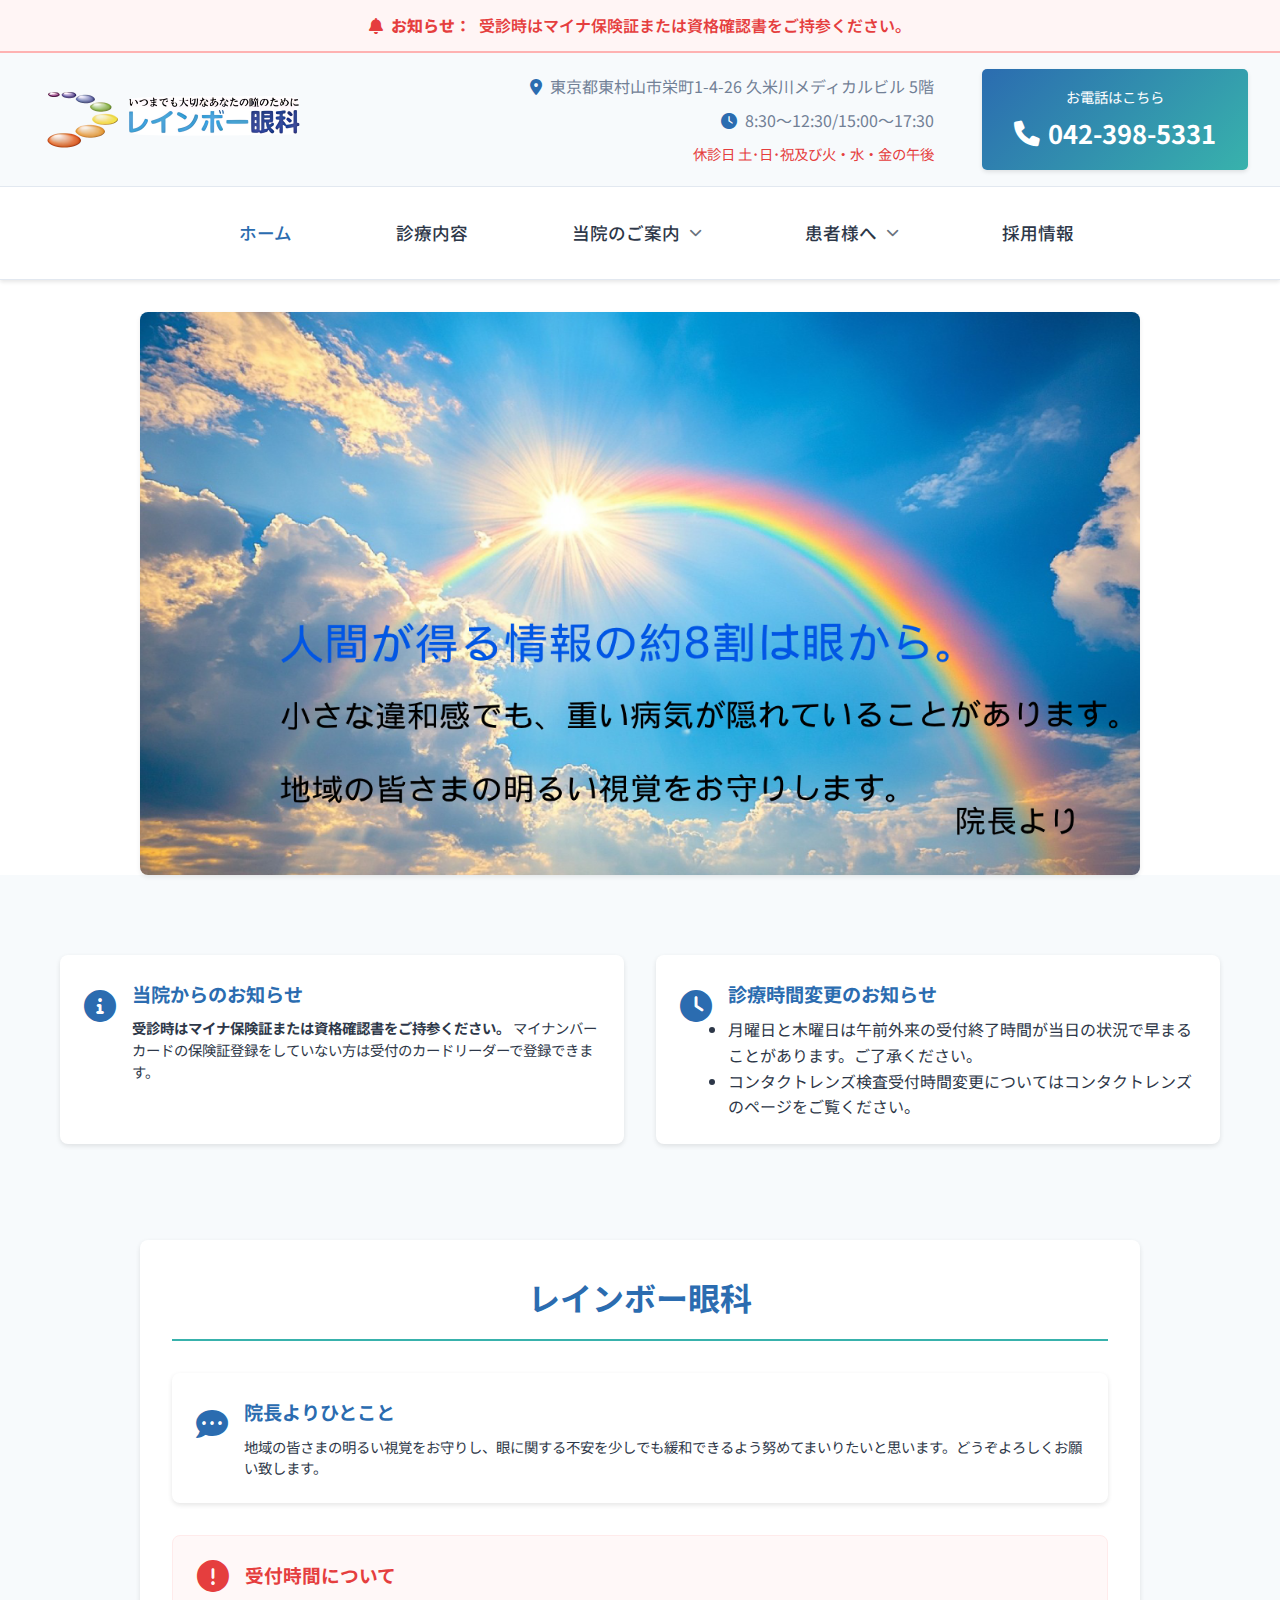
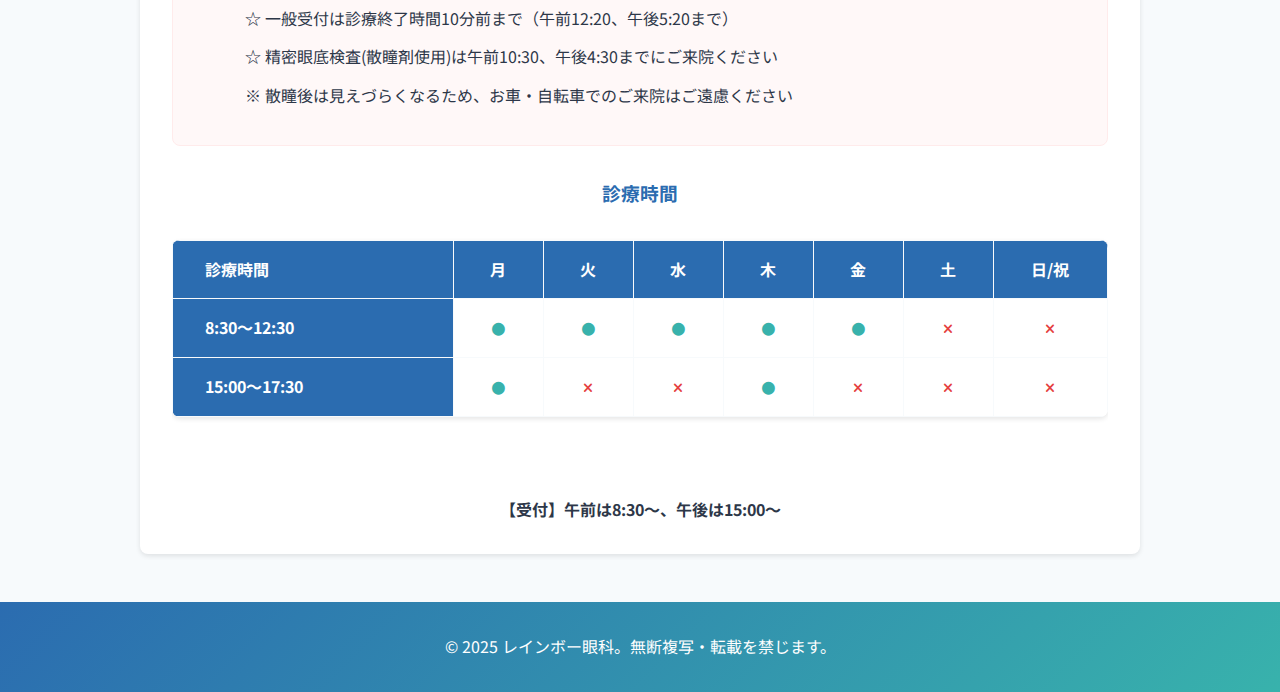
<file: index.html>
<!DOCTYPE html>
<html lang="ja">
<head>
    <meta charset="UTF-8">
    <meta name="viewport" content="width=device-width, initial-scale=1.0">
    <title>レインボー眼科</title>
    <meta name="description" content="地域の皆さまの明るい視覚をお守りし、 眼に関する不安を少しでも緩和できるよう努めてまいります。 どうぞよろしくお願い致します。">
    <meta name="keywords" content="レインボー眼科,眼科,久米川,東村山市,栄町,堀川沙紀,結膜炎,角膜炎,ものもらい,白内障,緑内障,ドライアイ,ブドウ膜炎,糖尿病網膜症,網膜剥離,黄斑変性,糖尿病網膜症,眼底出血,網膜裂孔,レーザー治療,メガネ,コンタクトレンズ,定期検査,検査">
    <link rel="stylesheet" href="styles.css">
    <link rel="stylesheet" href="https://cdnjs.cloudflare.com/ajax/libs/font-awesome/6.0.0/css/all.min.css">
    <link href="https://fonts.googleapis.com/css2?family=Noto+Sans+JP:wght@400;500;700&display=swap" rel="stylesheet">
</head>
<body>
    <div class="top-announcement-bar" role="alert" aria-live="assertive">
        <div class="container">
            <div class="bar-content">
                <span class="bar-text"><i class="fas fa-bell"></i> <strong>お知らせ：</strong> 受診時はマイナ保険証または資格確認書をご持参ください。</span>
            </div>
        </div>
    </div>
    <header class="site-header">
        <div class="header-top">
            <div class="header-info">
                <div class="header-logo">
                    <a href="index.html">
                        <img src="imgs/new_logo.png" alt="レインボー眼科" class="logo-image">
                    </a>
                </div>
                <div class="header-contact">
                    <div class="contact-details">
                        <div class="address">
                            <i class="fas fa-map-marker-alt"></i>
                            東京都東村山市栄町1-4-26 久米川メディカルビル 5階
                        </div>
                        <div class="hours">
                            <i class="fas fa-clock"></i>
                            8:30〜12:30/15:00〜17:30
                        </div>
                        <p class="closed-days">休診日 土･日･祝及び火・水・金の午後</p>
                    </div>
                    <a href="tel:042-398-5331" class="contact-tel">
                        <p class="tel-text">お電話はこちら</p>
                        <p class="tel-number">
                            <i class="fas fa-phone"></i>
                            042-398-5331
                        </p>
                    </a>
                </div>
            </div>
        </div>
        <div class="header-bottom">
            <div class="container">
                <button class="mobile-menu-toggle" aria-label="メニュー" aria-expanded="false">
                    <i class="fas fa-bars"></i>
                </button>
                <nav>
                    <ul>
                        <li class="active"><a href="index.html">ホーム</a></li>
                        <li><a href="about.html">診療内容</a></li>
                        <li class="dropdown">
                            <a href="javascript:void(0)" class="dropbtn">当院のご案内 <i class="fas fa-chevron-down"></i></a>
                            <div class="dropdown-content">
                                <a href="rooms.html">施設案内</a>
                                <a href="doctor.html">院長紹介</a>
                                <a href="access.html">アクセス</a>
                            </div>
                        </li>
                        <li class="dropdown">
                            <a href="javascript:void(0)" class="dropbtn">患者様へ <i class="fas fa-chevron-down"></i></a>
                            <div class="dropdown-content">
                                <a href="faq.html">よくある質問</a>
                                <a href="contact-lens.html">コンタクト処方</a>
                            </div>
                        </li>
                        <li><a href="careers.html">採用情報</a></li>
                    </ul>
                </nav>
            </div>
        </div>
    </header>

    <main>
        <section class="hero">
            <div class="container">
                <figure class="hero-photo">
                    <img src="imgs/banner1.png" alt="レインボー眼科のイメージ" loading="eager">
                </figure>
            </div>
        </section>

        <section class="announcements" aria-labelledby="important-announcements">
            <div class="container">
                <div class="announcement-grid">
                    <div class="announcement-card">
                        <div class="announcement-icon">
                            <i class="fas fa-info-circle"></i>
                        </div>
                        <div class="announcement-content">
                            <h3 id="important-announcements">当院からのお知らせ</h3>
                            <p><strong>受診時はマイナ保険証または資格確認書をご持参ください。</strong> マイナンバーカードの保険証登録をしていない方は受付のカードリーダーで登録できます。</p>
                        </div>
                    </div>
                    <div class="announcement-card">
                        <div class="announcement-icon">
                            <i class="fas fa-clock"></i>
                        </div>
                        <div class="announcement-content">
                            <h3>診療時間変更のお知らせ</h3>
                            <ul>
                                <li>月曜日と木曜日は午前外来の受付終了時間が当日の状況で早まることがあります。ご了承ください。</li>
                                <li>コンタクトレンズ検査受付時間変更についてはコンタクトレンズのページをご覧ください。</li>
                            </ul>
                        </div>
                    </div>
                </div>
            </div>
        </section>


        <section class="clinic-info-section">
            <div class="container">
                <div class="clinic-info">
                    <h2 class="clinic-name">レインボー眼科</h2>
                    <div class="announcement-card" style="margin-top: 1rem;">
                        <div class="announcement-icon">
                            <i class="fas fa-comment-dots"></i>
                        </div>
                        <div class="announcement-content">
                            <h3>院長よりひとこと</h3>
                            <p>地域の皆さまの明るい視覚をお守りし、眼に関する不安を少しでも緩和できるよう努めてまいりたいと思います。どうぞよろしくお願い致します。</p>
                        </div>
                    </div>
                    <div class="important-notice">
                        <i class="fas fa-exclamation-circle"></i>
                        <div class="notice-content">
                            <h3>受付時間について</h3>
                            <ul>
                                <li>☆ 一般受付は診療終了時間10分前まで（午前12:20、午後5:20まで）</li>
                                <li>☆ 精密眼底検査(散瞳剤使用)は午前10:30、午後4:30までにご来院ください</li>
                                <li>※ 散瞳後は見えづらくなるため、お車・自転車でのご来院はご遠慮ください</li>
                            </ul>
                        </div>
                    </div>
                    <div class="hours-table">
                        <h3>診療時間</h3>
                        <div class="table-responsive">
                        <table class="opening-hours">
                            <thead>
                                <tr>
                                    <th>診療時間</th>
                                    <th>月</th>
                                    <th>火</th>
                                    <th>水</th>
                                    <th>木</th>
                                    <th>金</th>
                                    <th>土</th>
                                    <th>日/祝</th>
                                </tr>
                            </thead>
                            <tbody>
                                <tr>
                                    <th>8:30～12:30</th>
                                    <td><i class="fas fa-circle"></i></td>
                                    <td><i class="fas fa-circle"></i></td>
                                    <td><i class="fas fa-circle"></i></td>
                                    <td><i class="fas fa-circle"></i></td>
                                    <td><i class="fas fa-circle"></i></td>
                                    <td><i class="fas fa-times"></i></td>
                                    <td><i class="fas fa-times"></i></td>
                                </tr>
                                <tr>
                                    <th>15:00～17:30</th>
                                    <td><i class="fas fa-circle"></i></td>
                                    <td><i class="fas fa-times"></i></td>
                                    <td><i class="fas fa-times"></i></td>
                                    <td><i class="fas fa-circle"></i></td>
                                    <td><i class="fas fa-times"></i></td>
                                    <td><i class="fas fa-times"></i></td>
                                    <td><i class="fas fa-times"></i></td>
                                </tr>
                            </tbody>
                        </table>
                        </div>
                        <p class="reception">【受付】午前は8:30〜、午後は15:00〜</p>
                    </div>
                </div>
            </div>
        </section>

    </main>

    <footer>
        <div class="container">
            <p>© 2025 レインボー眼科。無断複写・転載を禁じます。</p>
        </div>
    </footer>

    <script src="script.js"></script>
</body>
</html>
</file>
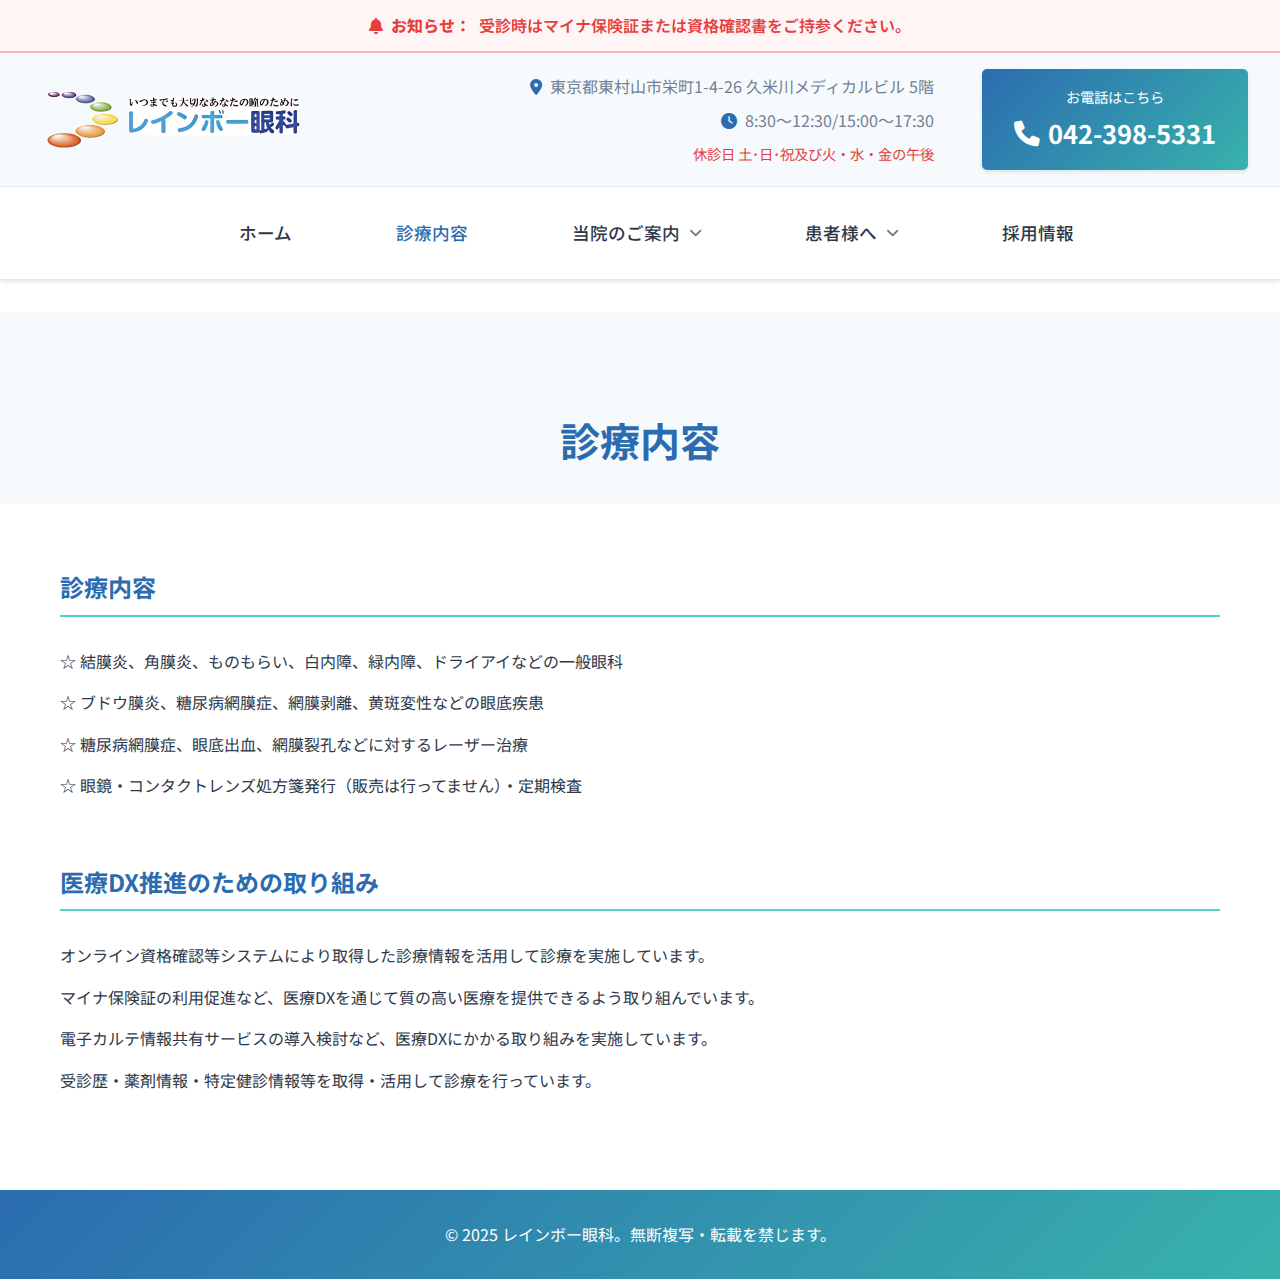
<file: about.html>
<!DOCTYPE html>
<html lang="ja">
<head>
    <meta charset="UTF-8">
    <meta name="viewport" content="width=device-width, initial-scale=1.0">
    <title>診療内容 - レインボー眼科</title>
    <link rel="stylesheet" href="styles.css">
    <link rel="stylesheet" href="https://cdnjs.cloudflare.com/ajax/libs/font-awesome/6.0.0/css/all.min.css">
    <link href="https://fonts.googleapis.com/css2?family=Noto+Sans+JP:wght@400;500;700&display=swap" rel="stylesheet">
</head>
<body>
    <div class="top-announcement-bar" role="alert" aria-live="assertive">
        <div class="container">
            <div class="bar-content">
                <span class="bar-text"><i class="fas fa-bell"></i> <strong>お知らせ：</strong> 受診時はマイナ保険証または資格確認書をご持参ください。</span>
            </div>
        </div>
    </div>
    <header class="site-header">
        <div class="header-top">
            <div class="header-info">
                <div class="header-logo">
                    <a href="index.html">
                        <img src="imgs/new_logo.png" alt="レインボー眼科" class="logo-image">
                    </a>
                </div>
                <div class="header-contact">
                    <div class="contact-details">
                        <div class="address">
                            <i class="fas fa-map-marker-alt"></i>
                            東京都東村山市栄町1-4-26 久米川メディカルビル 5階
                        </div>
                        <div class="hours">
                            <i class="fas fa-clock"></i>
                            8:30〜12:30/15:00〜17:30
                        </div>
                        <p class="closed-days">休診日 土･日･祝及び火・水・金の午後</p>
                    </div>
                    <a href="tel:042-398-5331" class="contact-tel">
                        <p class="tel-text">お電話はこちら</p>
                        <p class="tel-number">
                            <i class="fas fa-phone"></i>
                            042-398-5331
                        </p>
                    </a>
                </div>
            </div>
        </div>
        <div class="header-bottom">
            <div class="container">
                <button class="mobile-menu-toggle" aria-label="メニュー" aria-expanded="false">
                    <i class="fas fa-bars"></i>
                </button>
                <nav>
                    <ul>
                        <li><a href="index.html">ホーム</a></li>
                        <li class="active"><a href="about.html">診療内容</a></li>
                        <li class="dropdown">
                            <a href="javascript:void(0)" class="dropbtn">当院のご案内 <i class="fas fa-chevron-down"></i></a>
                            <div class="dropdown-content">
                                <a href="rooms.html">施設案内</a>
                                <a href="doctor.html">院長紹介</a>
                                <a href="access.html">アクセス</a>
                            </div>
                        </li>
                        <li class="dropdown">
                            <a href="javascript:void(0)" class="dropbtn">患者様へ <i class="fas fa-chevron-down"></i></a>
                            <div class="dropdown-content">
                                <a href="faq.html">よくある質問</a>
                                <a href="contact-lens.html">コンタクト処方</a>
                            </div>
                        </li>
                        <li><a href="careers.html">採用情報</a></li>
                    </ul>
                </nav>
            </div>
        </div>
    </header>

    <main>
        <section class="page-header">
            <div class="container">
                <h2>診療内容</h2>
            </div>
        </section>

        <section class="clinic-hours">
            <div class="container">
                <h2 class="section-title">診療内容</h2>
                <ul class="info-list">
                    <li>☆ 結膜炎、角膜炎、ものもらい、白内障、緑内障、ドライアイなどの一般眼科</li>
                    <li>☆ ブドウ膜炎、糖尿病網膜症、網膜剥離、黄斑変性などの眼底疾患</li>
                    <li>☆ 糖尿病網膜症、眼底出血、網膜裂孔などに対するレーザー治療</li>
                    <li>☆ 眼鏡・コンタクトレンズ処方箋発行（販売は行ってません）・定期検査</li>
                </ul>

                <h2 class="section-title">医療DX推進のための取り組み</h2>
                <ul class="info-list">
                    <li>オンライン資格確認等システムにより取得した診療情報を活用して診療を実施しています。</li>
                    <li>マイナ保険証の利用促進など、医療DXを通じて質の高い医療を提供できるよう取り組んでいます。</li>
                    <li>電子カルテ情報共有サービスの導入検討など、医療DXにかかる取り組みを実施しています。</li>
                    <li>受診歴・薬剤情報・特定健診情報等を取得・活用して診療を行っています。</li>
                </ul>
            </div>
        </section>
    </main>

    <footer>
        <div class="container">
            <p>© 2025 レインボー眼科。無断複写・転載を禁じます。</p>
        </div>
    </footer>

    <script src="script.js"></script>
</body>
</html>
</file>
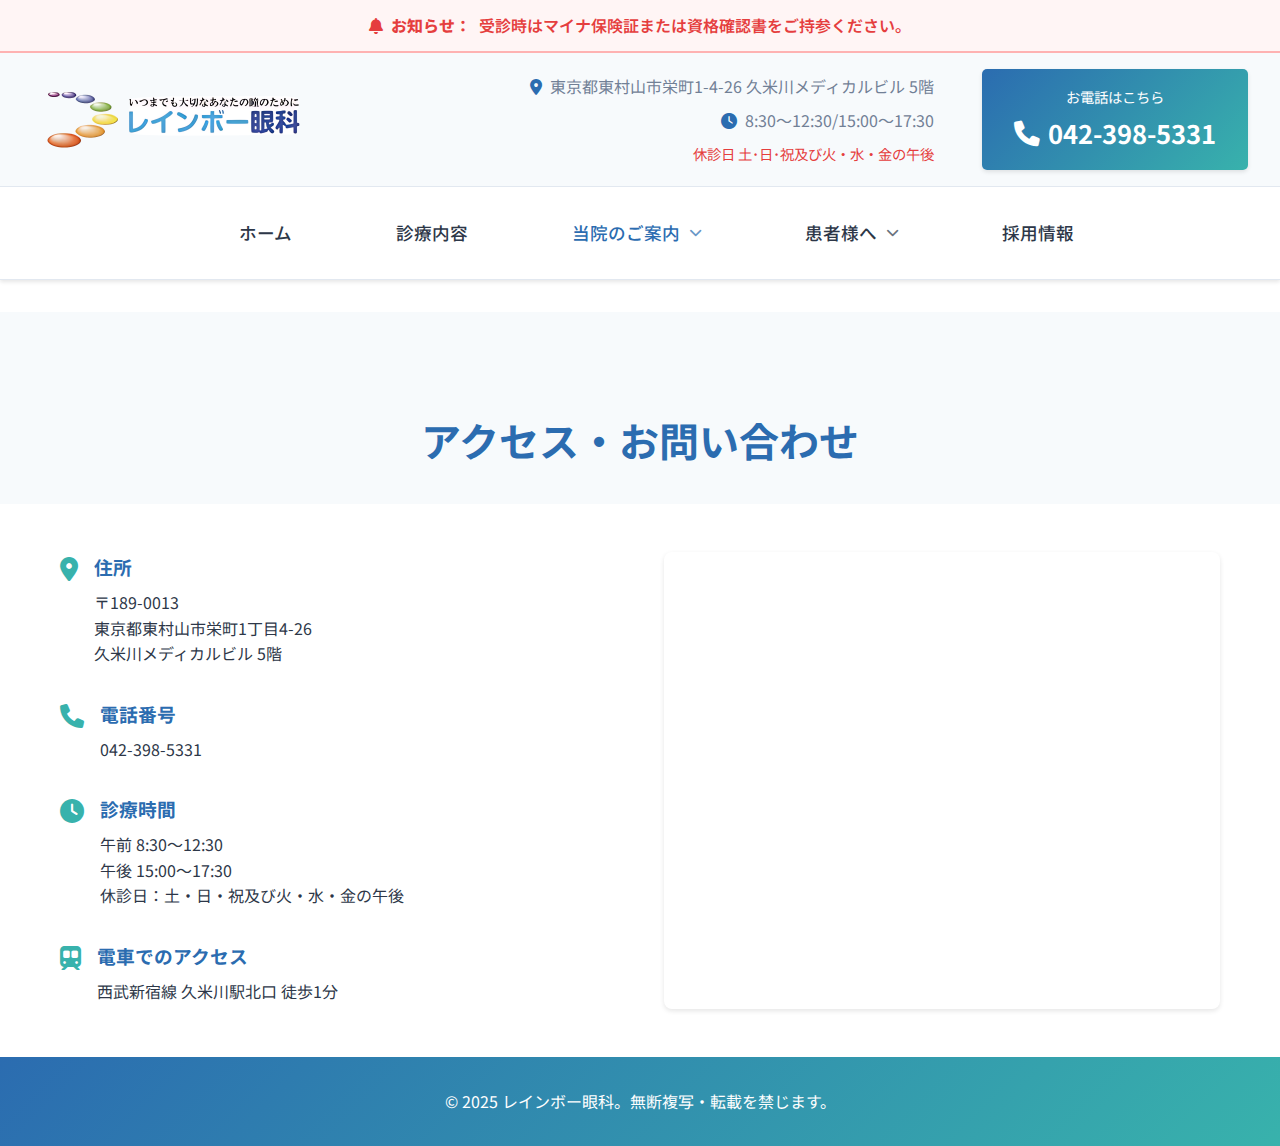
<file: access.html>
<!DOCTYPE html>
<html lang="ja">
<head>
    <meta charset="UTF-8">
    <meta name="viewport" content="width=device-width, initial-scale=1.0">
    <title>アクセス - レインボー眼科</title>
    <link rel="stylesheet" href="styles.css">
    <link rel="stylesheet" href="https://cdnjs.cloudflare.com/ajax/libs/font-awesome/6.0.0/css/all.min.css">
    <link href="https://fonts.googleapis.com/css2?family=Noto+Sans+JP:wght@400;500;700&display=swap" rel="stylesheet">
</head>
<body>
    <div class="top-announcement-bar" role="alert" aria-live="assertive">
        <div class="container">
            <div class="bar-content">
                <span class="bar-text"><i class="fas fa-bell"></i> <strong>お知らせ：</strong> 受診時はマイナ保険証または資格確認書をご持参ください。</span>
            </div>
        </div>
    </div>
    <header class="site-header">
        <div class="header-top">
            <div class="header-info">
                <div class="header-logo">
                    <a href="index.html">
                        <img src="imgs/new_logo.png" alt="レインボー眼科" class="logo-image">
                    </a>
                </div>
                <div class="header-contact">
                    <div class="contact-details">
                        <div class="address">
                            <i class="fas fa-map-marker-alt"></i>
                            東京都東村山市栄町1-4-26 久米川メディカルビル 5階
                        </div>
                        <div class="hours">
                            <i class="fas fa-clock"></i>
                            8:30〜12:30/15:00〜17:30
                        </div>
                        <p class="closed-days">休診日 土･日･祝及び火・水・金の午後</p>
                    </div>
                    <a href="tel:042-398-5331" class="contact-tel">
                        <p class="tel-text">お電話はこちら</p>
                        <p class="tel-number">
                            <i class="fas fa-phone"></i>
                            042-398-5331
                        </p>
                    </a>
                </div>
            </div>
        </div>
        <div class="header-bottom">
            <div class="container">
                <button class="mobile-menu-toggle" aria-label="メニュー" aria-expanded="false">
                    <i class="fas fa-bars"></i>
                </button>
                <nav>
                    <ul>
                        <li><a href="index.html">ホーム</a></li>
                        <li><a href="about.html">診療内容</a></li>
                        <li class="dropdown active">
                            <a href="javascript:void(0)" class="dropbtn">当院のご案内 <i class="fas fa-chevron-down"></i></a>
                            <div class="dropdown-content">
                                <a href="rooms.html">施設案内</a>
                                <a href="doctor.html">院長紹介</a>
                                <a href="access.html">アクセス</a>
                            </div>
                        </li>
                        <li class="dropdown">
                            <a href="javascript:void(0)" class="dropbtn">患者様へ <i class="fas fa-chevron-down"></i></a>
                            <div class="dropdown-content">
                                <a href="faq.html">よくある質問</a>
                                <a href="contact-lens.html">コンタクト処方</a>
                            </div>
                        </li>
                        <li><a href="careers.html">採用情報</a></li>
                    </ul>
                </nav>
            </div>
        </div>
    </header>

    <main>
        <section class="page-header">
            <div class="container">
                <h2>アクセス・お問い合わせ</h2>
            </div>
        </section>

        <section class="access-info">
            <div class="container">
                <div class="access-grid">
                    <div class="access-details">
                        <div class="info-item">
                            <i class="fas fa-map-marker-alt"></i>
                            <div>
                                <h3>住所</h3>
                                <p>〒189-0013<br>東京都東村山市栄町1丁目4-26<br>久米川メディカルビル 5階</p>
                            </div>
                        </div>
                        <div class="info-item">
                            <i class="fas fa-phone"></i>
                            <div>
                                <h3>電話番号</h3>
                                <p>042-398-5331</p>
                            </div>
                        </div>
                        <div class="info-item">
                            <i class="fas fa-clock"></i>
                            <div>
                                <h3>診療時間</h3>
                                <p>午前 8:30～12:30<br>
                                    午後 15:00～17:30<br>
                                    休診日：土・日・祝及び火・水・金の午後</p>
                            </div>
                        </div>
                        <div class="info-item">
                            <i class="fas fa-subway"></i>
                            <div>
                                <h3>電車でのアクセス</h3>
                                <p>西武新宿線 久米川駅北口 徒歩1分</p>
                            </div>
                        </div>
                    </div>
                    <div class="map-container">
                        <iframe 
                            src="https://www.google.com/maps/embed?pb=!1m18!1m12!1m3!1d1178.3593212975984!2d139.4720235090084!3d35.75026245818741!2m3!1f0!2f0!3f0!3m2!1i1024!2i768!4f13.1!3m3!1m2!1s0x6018e6e218446755%3A0x103e8bd585492af1!2z44Os44Kk44Oz44Oc44O855y856eR!5e0!3m2!1sja!2sjp!4v1748706549320!5m2!1sja!2sjp"
                            width="100%" 
                            height="450" 
                            style="border:0;" 
                            allowfullscreen="" 
                            loading="lazy"
                            referrerpolicy="no-referrer-when-downgrade">
                        </iframe>
                    </div>
                </div>
            </div>
        </section>
    </main>

    <footer>
        <div class="container">
            <p>© 2025 レインボー眼科。無断複写・転載を禁じます。</p>
        </div>
    </footer>

    <script src="script.js"></script>
</body>
</html>
</file>
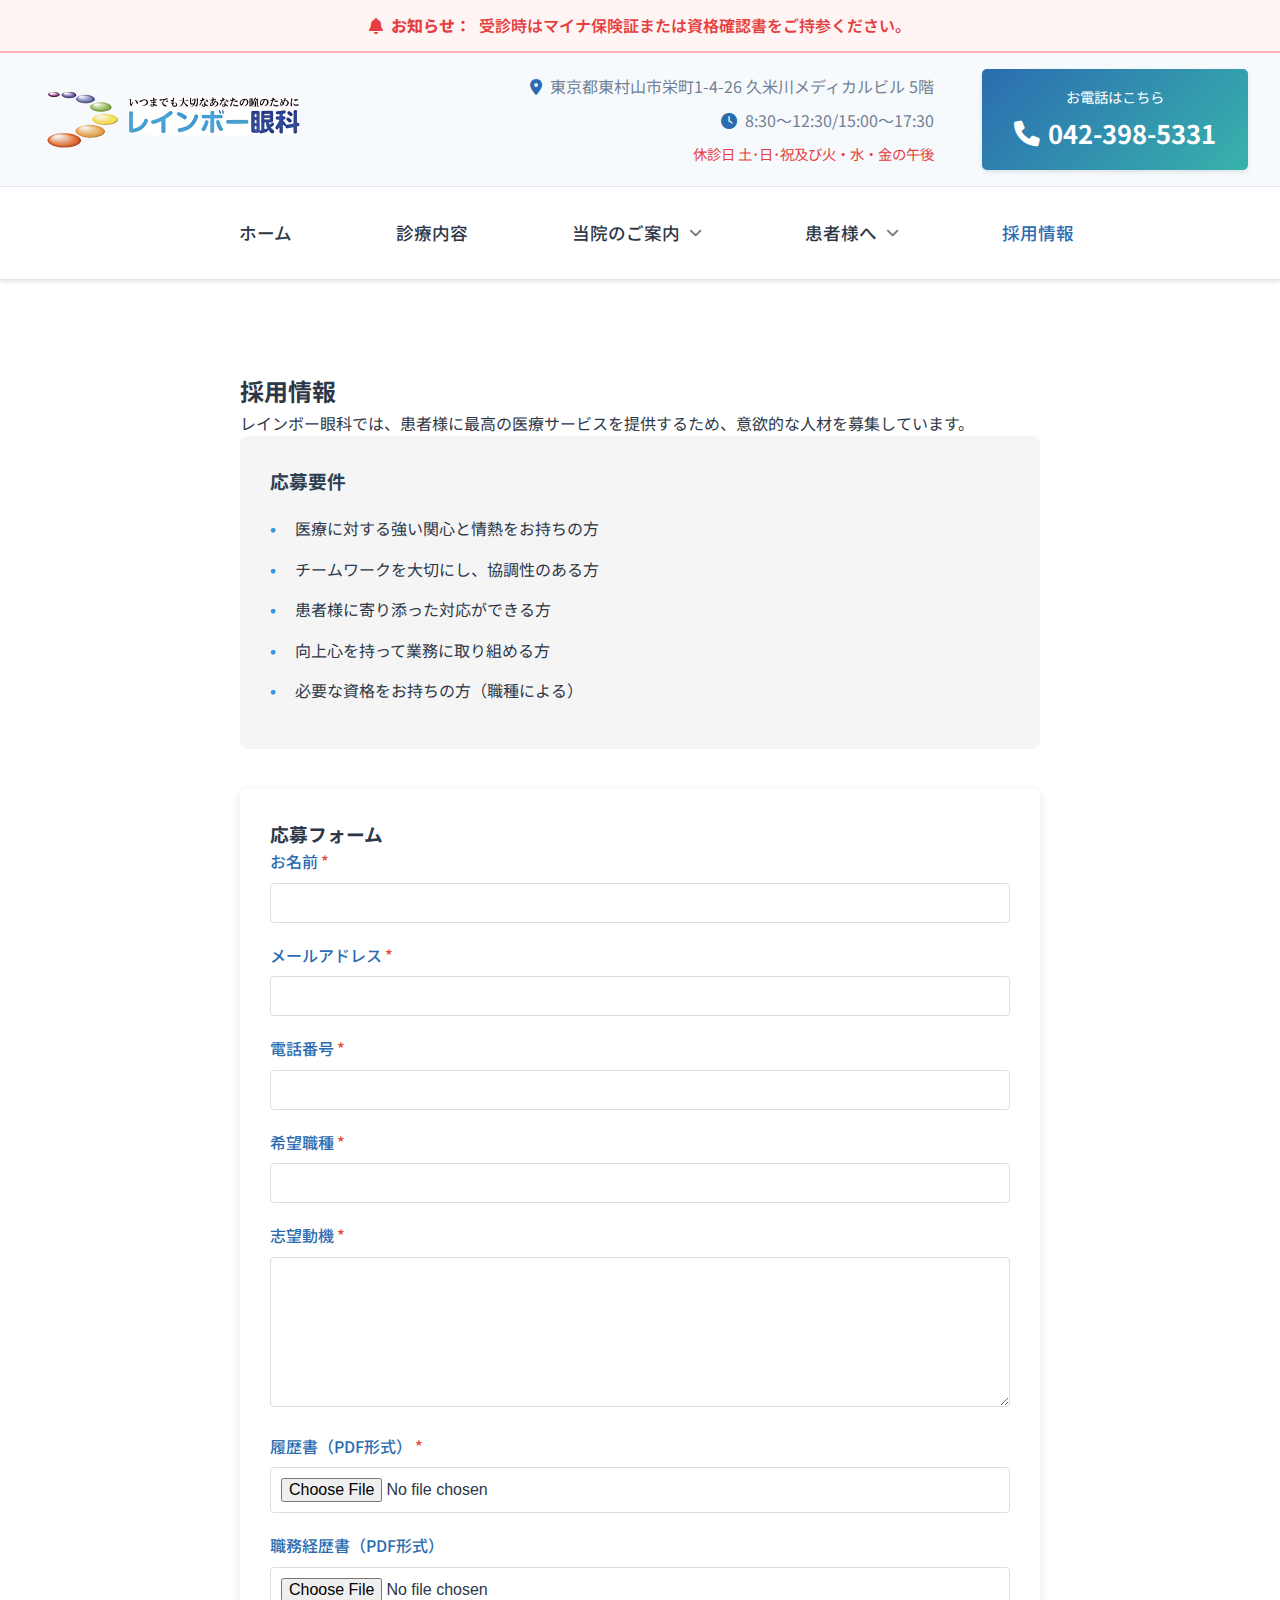
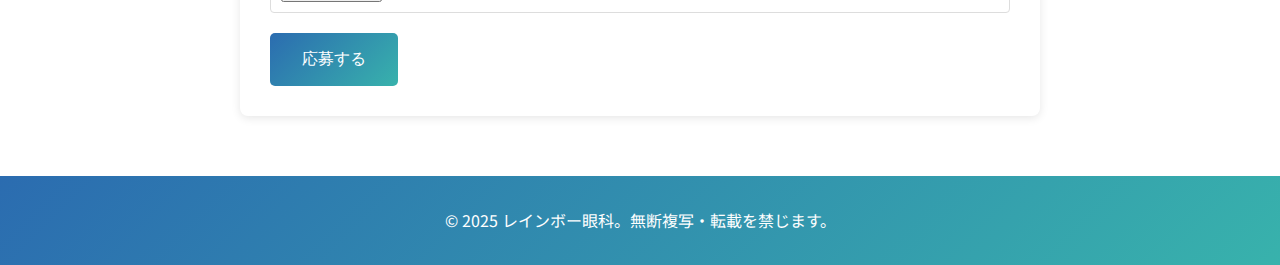
<file: careers.html>
<!DOCTYPE html>
<html lang="ja">
<head>
    <meta charset="UTF-8">
    <meta name="viewport" content="width=device-width, initial-scale=1.0">
    <title>採用情報 - レインボー眼科</title>
    <meta name="description" content="レインボー眼科の採用情報ページです。医療に携わる意欲的な人材を募集しています。">
    <link rel="stylesheet" href="styles.css">
    <link rel="stylesheet" href="https://cdnjs.cloudflare.com/ajax/libs/font-awesome/6.0.0/css/all.min.css">
    <link href="https://fonts.googleapis.com/css2?family=Noto+Sans+JP:wght@400;500;700&display=swap" rel="stylesheet">
    <style>
        .careers-section {
            padding: 60px 0;
            max-width: 800px;
            margin: 0 auto;
        }
        .requirements {
            background: #f5f5f5;
            padding: 30px;
            border-radius: 8px;
            margin-bottom: 40px;
        }
        .requirements h3 {
            color: #2c3e50;
            margin-bottom: 20px;
        }
        .requirements ul {
            list-style: none;
            padding-left: 0;
        }
        .requirements li {
            margin-bottom: 15px;
            padding-left: 25px;
            position: relative;
        }
        .requirements li:before {
            content: "•";
            color: #3498db;
            font-weight: bold;
            position: absolute;
            left: 0;
        }
        .application-form {
            background: white;
            padding: 30px;
            border-radius: 8px;
            box-shadow: 0 2px 10px rgba(0,0,0,0.1);
        }
        .form-group {
            margin-bottom: 20px;
        }
        .form-group label {
            display: block;
            margin-bottom: 8px;
            font-weight: 500;
        }
        .form-group input,
        .form-group textarea {
            width: 100%;
            padding: 10px;
            border: 1px solid #ddd;
            border-radius: 4px;
            font-size: 16px;
        }
        .form-group textarea {
            height: 150px;
            resize: vertical;
        }
        .submit-btn {
            background: #3498db;
            color: white;
            padding: 12px 30px;
            border: none;
            border-radius: 4px;
            cursor: pointer;
            font-size: 16px;
            transition: background 0.3s;
        }
        .submit-btn:hover {
            background: #2980b9;
        }
        .file-input {
            border: 2px dashed #ddd;
            padding: 20px;
            text-align: center;
            cursor: pointer;
        }
        .required {
            color: #e74c3c;
            margin-left: 3px;
        }
    </style>
</head>
<body>
    <div class="top-announcement-bar" role="alert" aria-live="assertive">
        <div class="container">
            <div class="bar-content">
                <span class="bar-text"><i class="fas fa-bell"></i> <strong>お知らせ：</strong> 受診時はマイナ保険証または資格確認書をご持参ください。</span>
            </div>
        </div>
    </div>
    <header class="site-header">
        <div class="header-top">
            <div class="header-info">
                <div class="header-logo">
                    <a href="index.html">
                        <img src="imgs/new_logo.png" alt="レインボー眼科" class="logo-image">
                    </a>
                </div>
                <div class="header-contact">
                    <div class="contact-details">
                        <div class="address">
                            <i class="fas fa-map-marker-alt"></i>
                            東京都東村山市栄町1-4-26 久米川メディカルビル 5階
                        </div>
                        <div class="hours">
                            <i class="fas fa-clock"></i>
                            8:30〜12:30/15:00〜17:30
                        </div>
                        <p class="closed-days">休診日 土･日･祝及び火・水・金の午後</p>
                    </div>
                    <a href="tel:042-398-5331" class="contact-tel">
                        <p class="tel-text">お電話はこちら</p>
                        <p class="tel-number">
                            <i class="fas fa-phone"></i>
                            042-398-5331
                        </p>
                    </a>
                </div>
            </div>
        </div>
        <div class="header-bottom">
            <div class="container">
                <button class="mobile-menu-toggle" aria-label="メニュー" aria-expanded="false">
                    <i class="fas fa-bars"></i>
                </button>
                <nav>
                    <ul>
                        <li><a href="index.html">ホーム</a></li>
                        <li><a href="about.html">診療内容</a></li>
                        <li class="dropdown">
                            <a href="javascript:void(0)" class="dropbtn">当院のご案内 <i class="fas fa-chevron-down"></i></a>
                            <div class="dropdown-content">
                                <a href="rooms.html">施設案内</a>
                                <a href="doctor.html">院長紹介</a>
                                <a href="access.html">アクセス</a>
                            </div>
                        </li>
                        <li class="dropdown">
                            <a href="javascript:void(0)" class="dropbtn">患者様へ <i class="fas fa-chevron-down"></i></a>
                            <div class="dropdown-content">
                                <a href="faq.html">よくある質問</a>
                                <a href="contact-lens.html">コンタクト処方</a>
                            </div>
                        </li>
                        <li class="active"><a href="careers.html">採用情報</a></li>
                    </ul>
                </nav>
            </div>
        </div>
    </header>

    <main>
        <section class="careers-section">
            <h2>採用情報</h2>
            <p>レインボー眼科では、患者様に最高の医療サービスを提供するため、意欲的な人材を募集しています。</p>
            
            <div class="requirements">
                <h3>応募要件</h3>
                <ul>
                    <li>医療に対する強い関心と情熱をお持ちの方</li>
                    <li>チームワークを大切にし、協調性のある方</li>
                    <li>患者様に寄り添った対応ができる方</li>
                    <li>向上心を持って業務に取り組める方</li>
                    <li>必要な資格をお持ちの方（職種による）</li>
                </ul>
            </div>

            <div class="application-form">
                <h3>応募フォーム</h3>
                <form id="careers-form" method="POST">
                    <div class="form-group">
                        <label>お名前<span class="required">*</span></label>
                        <input type="text" name="name" required>
                    </div>

                    <div class="form-group">
                        <label>メールアドレス<span class="required">*</span></label>
                        <input type="email" name="email" required>
                    </div>

                    <div class="form-group">
                        <label>電話番号<span class="required">*</span></label>
                        <input type="tel" name="phone" required>
                    </div>

                    <div class="form-group">
                        <label>希望職種<span class="required">*</span></label>
                        <input type="text" name="position" required>
                    </div>

                    <div class="form-group">
                        <label>志望動機<span class="required">*</span></label>
                        <textarea name="motivation" required></textarea>
                    </div>

                    <div class="form-group">
                        <label>履歴書（PDF形式）<span class="required">*</span></label>
                        <input type="file" name="resume" accept=".pdf" required class="file-input">
                    </div>

                    <div class="form-group">
                        <label>職務経歴書（PDF形式）</label>
                        <input type="file" name="cv" accept=".pdf" class="file-input">
                    </div>

                    <button type="submit" class="submit-btn">応募する</button>
                </form>
            </div>
        </section>
    </main>

    <footer>
        <div class="container">
            <p>© 2025 レインボー眼科。無断複写・転載を禁じます。</p>
        </div>
    </footer>

    <script src="script.js"></script>
</body>
</html>
</file>
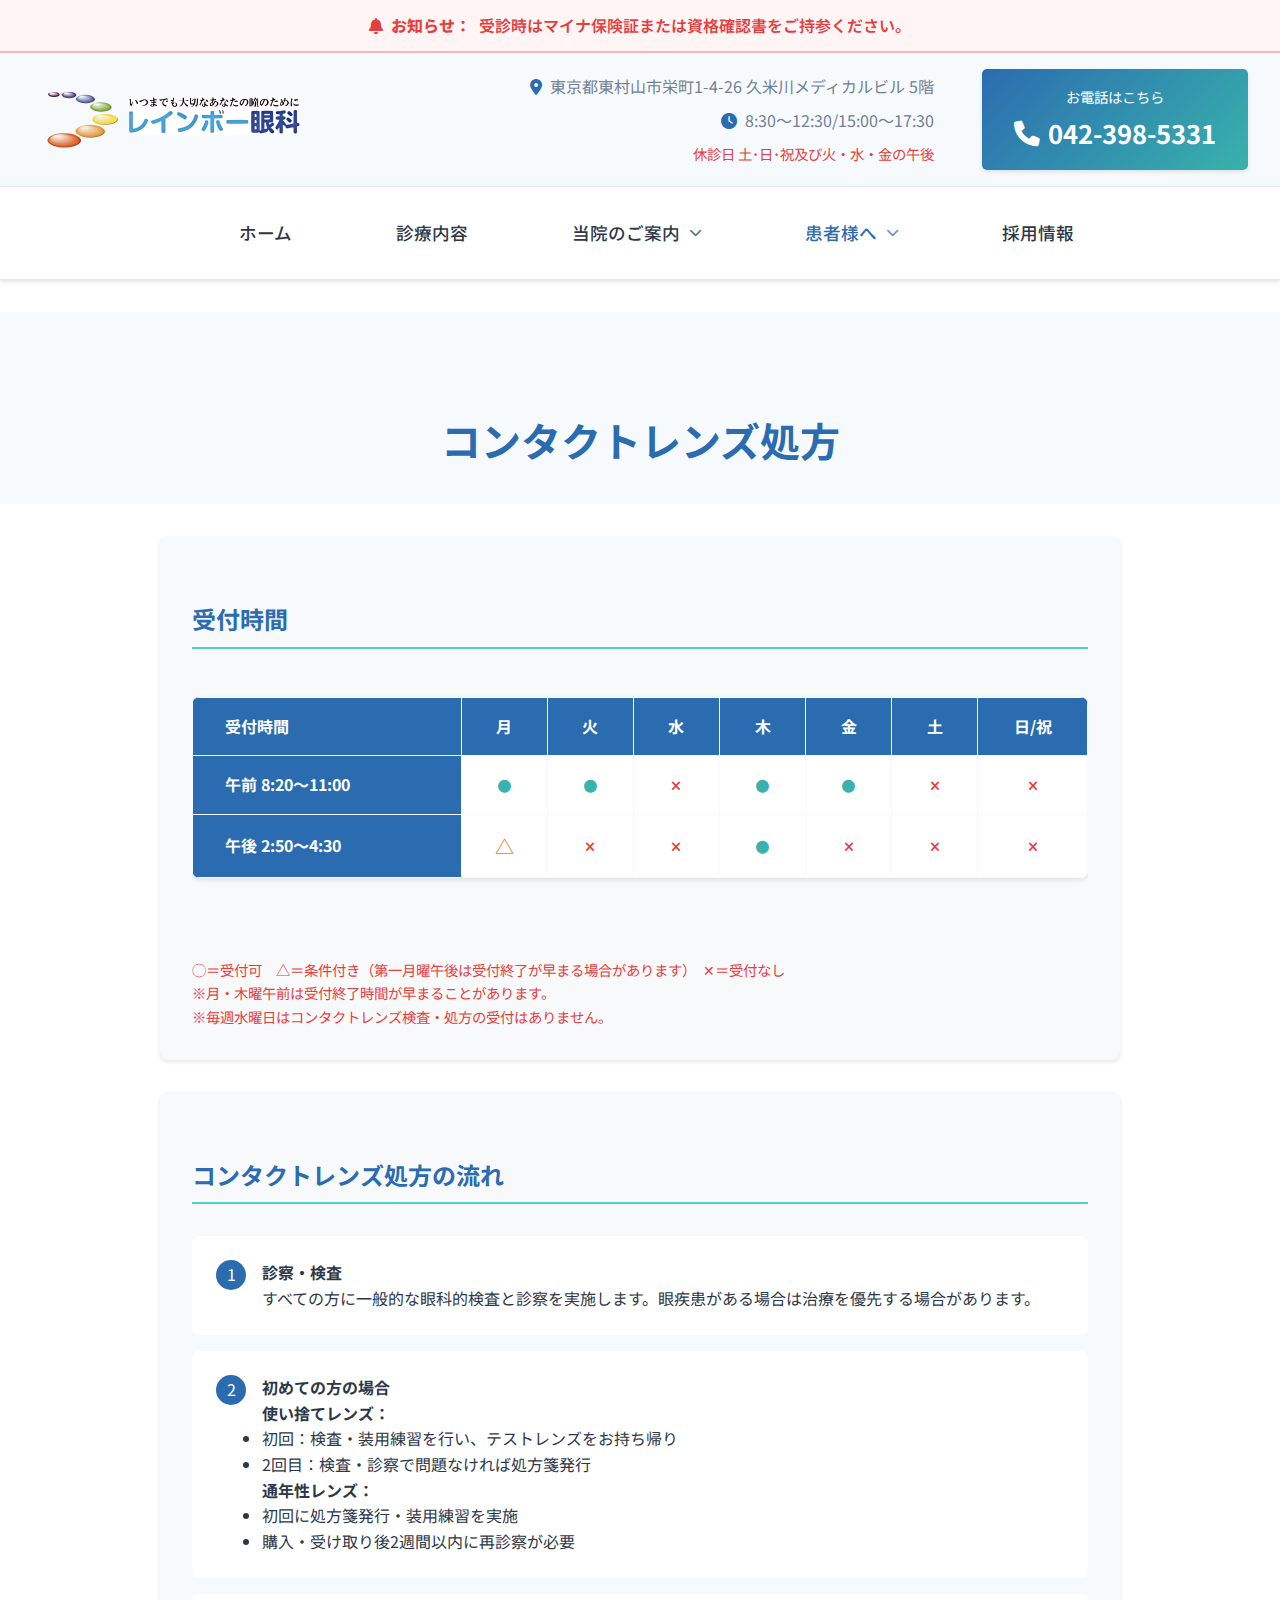
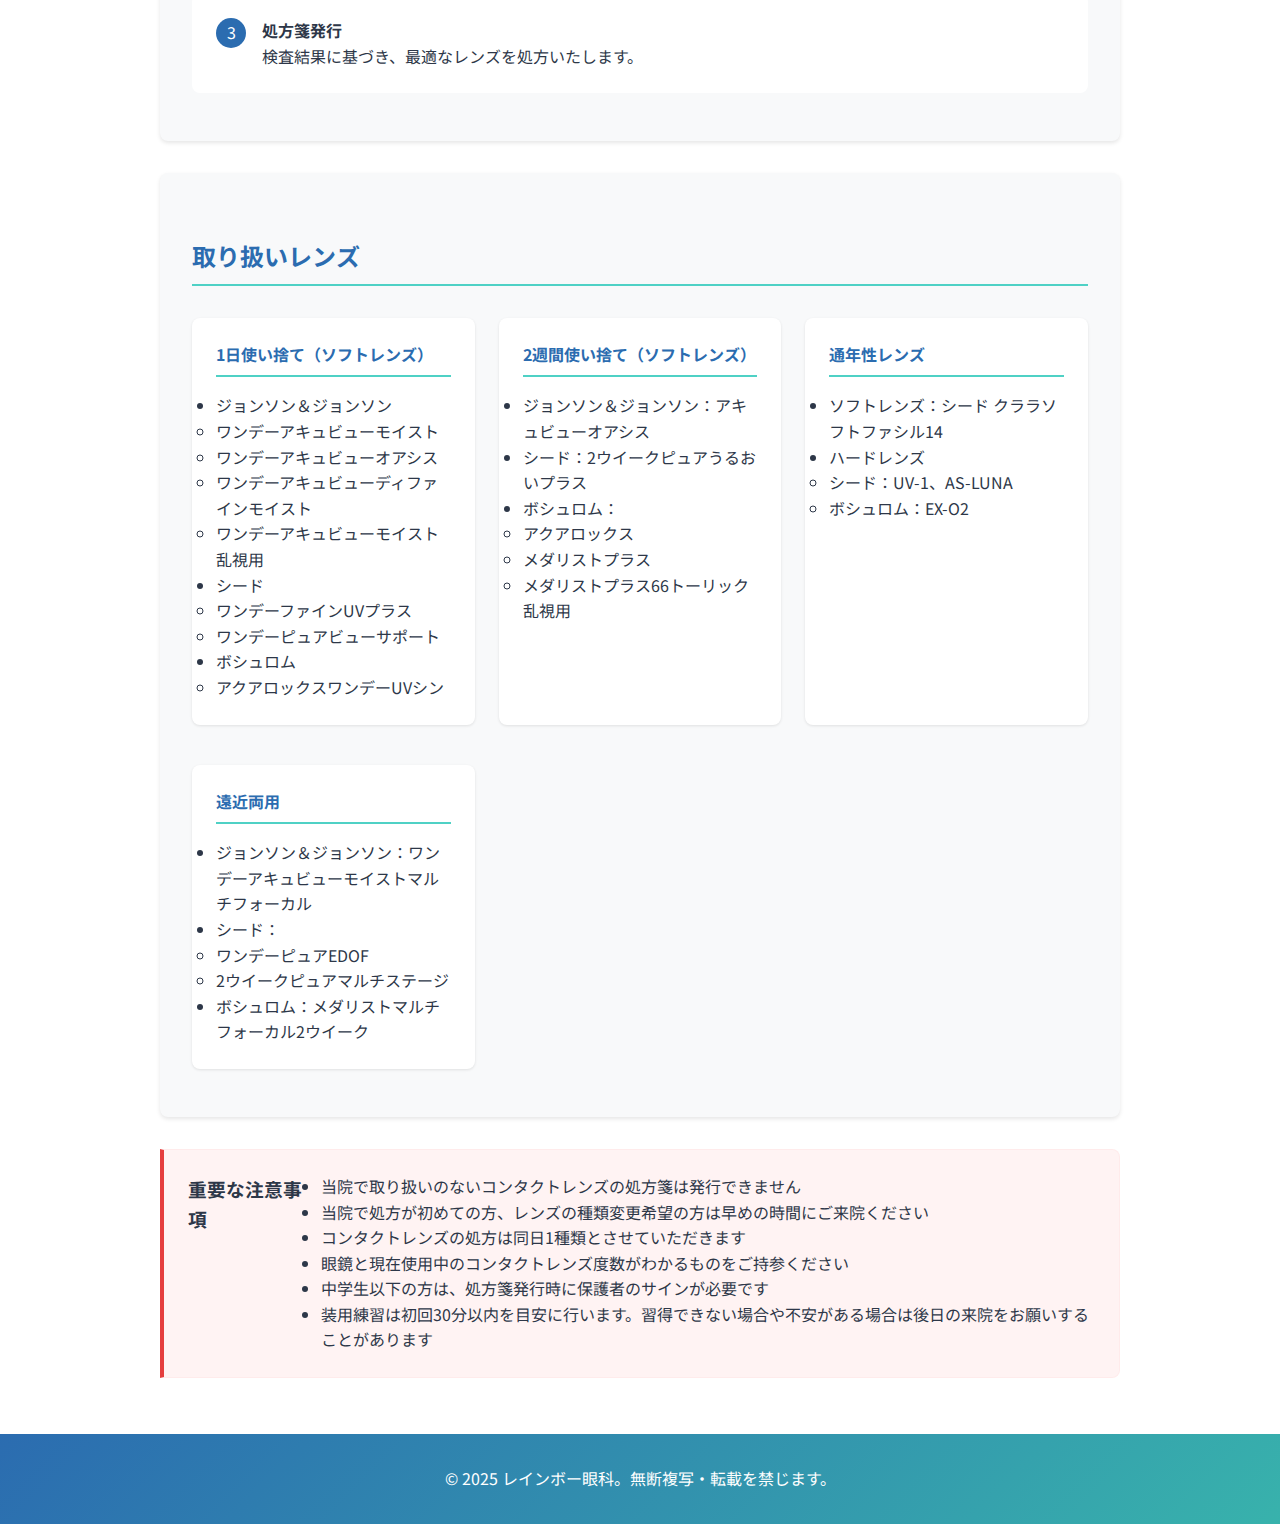
<file: contact-lens.html>
<!DOCTYPE html>
<html lang="ja">
<head>
    <meta charset="UTF-8">
    <meta name="viewport" content="width=device-width, initial-scale=1.0">
    <title>コンタクトレンズ処方 - レインボー眼科</title>
    <meta name="description" content="レインボー眼科のコンタクトレンズ処方案内ページです。初めての方からリピーターの方まで、安全で快適なコンタクトレンズライフをサポートいたします。">
    <link rel="stylesheet" href="styles.css">
    <link rel="stylesheet" href="https://cdnjs.cloudflare.com/ajax/libs/font-awesome/6.0.0/css/all.min.css">
    <link href="https://fonts.googleapis.com/css2?family=Noto+Sans+JP:wght@400;500;700&display=swap" rel="stylesheet">
    <style>
        .contact-lens-section {
            padding: 2rem 0;
            max-width: 1000px;
            margin: 0 auto;
        }
        .lens-info-box {
            background: #f8f9fa;
            border-radius: 8px;
            padding: 2rem;
            margin-bottom: 2rem;
            box-shadow: 0 2px 4px rgba(0,0,0,0.1);
        }
        .lens-type-card {
            background: white;
            border-radius: 8px;
            padding: 1.5rem;
            margin-bottom: 1rem;
            box-shadow: 0 1px 3px rgba(0,0,0,0.1);
        }
        .lens-type-card h4 {
            color: var(--primary-color);
            border-bottom: 2px solid var(--secondary-light);
            padding-bottom: 0.5rem;
            margin-bottom: 1rem;
        }
        .important-notice {
            background: #fff3f3;
            border-left: 4px solid var(--accent-color);
            padding: 1.5rem;
            margin: 1.5rem 0;
            border-radius: 0 8px 8px 0;
        }
        .process-step {
            background: white;
            border-radius: 8px;
            padding: 1.5rem;
            margin-bottom: 1rem;
            display: flex;
            align-items: flex-start;
            gap: 1rem;
        }
        .step-number {
            background: var(--primary-color);
            color: white;
            width: 30px;
            height: 30px;
            border-radius: 50%;
            display: flex;
            align-items: center;
            justify-content: center;
            flex-shrink: 0;
        }
        .brand-list {
            display: grid;
            grid-template-columns: repeat(auto-fit, minmax(250px, 1fr));
            gap: 1.5rem;
            margin-top: 1rem;
        }
        .triangle-mark {
            color: #e67e22;
            font-weight: bold;
            font-size: 1.2em;
        }
    </style>
</head>
<body>
    <div class="top-announcement-bar" role="alert" aria-live="assertive">
        <div class="container">
            <div class="bar-content">
                <span class="bar-text"><i class="fas fa-bell"></i> <strong>お知らせ：</strong> 受診時はマイナ保険証または資格確認書をご持参ください。</span>
            </div>
        </div>
    </div>
    <header class="site-header">
        <div class="header-top">
            <div class="header-info">
                <div class="header-logo">
                    <a href="index.html">
                        <img src="imgs/new_logo.png" alt="レインボー眼科" class="logo-image">
                    </a>
                </div>
                <div class="header-contact">
                    <div class="contact-details">
                        <div class="address">
                            <i class="fas fa-map-marker-alt"></i>
                            東京都東村山市栄町1-4-26 久米川メディカルビル 5階
                        </div>
                        <div class="hours">
                            <i class="fas fa-clock"></i>
                            8:30〜12:30/15:00〜17:30
                        </div>
                        <p class="closed-days">休診日 土･日･祝及び火・水・金の午後</p>
                    </div>
                    <a href="tel:042-398-5331" class="contact-tel">
                        <p class="tel-text">お電話はこちら</p>
                        <p class="tel-number">
                            <i class="fas fa-phone"></i>
                            042-398-5331
                        </p>
                    </a>
                </div>
            </div>
        </div>
        <div class="header-bottom">
            <div class="container">
                <button class="mobile-menu-toggle" aria-label="メニュー" aria-expanded="false">
                    <i class="fas fa-bars"></i>
                </button>
                <nav>
                    <ul>
                        <li><a href="index.html">ホーム</a></li>
                        <li><a href="about.html">診療内容</a></li>
                        <li class="dropdown">
                            <a href="javascript:void(0)" class="dropbtn">当院のご案内 <i class="fas fa-chevron-down"></i></a>
                            <div class="dropdown-content">
                                <a href="rooms.html">施設案内</a>
                                <a href="doctor.html">院長紹介</a>
                                <a href="access.html">アクセス</a>
                            </div>
                        </li>
                        <li class="dropdown active">
                            <a href="javascript:void(0)" class="dropbtn">患者様へ <i class="fas fa-chevron-down"></i></a>
                            <div class="dropdown-content">
                                <a href="faq.html">よくある質問</a>
                                <a href="contact-lens.html">コンタクト処方</a>
                            </div>
                        </li>
                        <li><a href="careers.html">採用情報</a></li>
                    </ul>
                </nav>
            </div>
        </div>
    </header>

    <main>
        <section class="page-header">
            <div class="container">
                <h2>コンタクトレンズ処方</h2>
            </div>
        </section>

        <section class="contact-lens-section">
            <div class="container">
                <div class="lens-info-box">
                    <h3 class="section-title">受付時間</h3>
                    <div class="table-responsive">
                    <table class="opening-hours">
                        <thead>
                            <tr>
                                <th>受付時間</th>
                                <th>月</th>
                                <th>火</th>
                                <th>水</th>
                                <th>木</th>
                                <th>金</th>
                                <th>土</th>
                                <th>日/祝</th>
                            </tr>
                        </thead>
                        <tbody>
                            <tr>
                                <th>午前 8:20～11:00</th>
                                <td><i class="fas fa-circle"></i></td>
                                <td><i class="fas fa-circle"></i></td>
                                <td><i class="fas fa-times"></i></td>
                                <td><i class="fas fa-circle"></i></td>
                                <td><i class="fas fa-circle"></i></td>
                                <td><i class="fas fa-times"></i></td>
                                <td><i class="fas fa-times"></i></td>
                            </tr>
                            <tr>
                                <th>午後 2:50～4:30</th>
                                <td><span class="triangle-mark">△</span></td>
                                <td><i class="fas fa-times"></i></td>
                                <td><i class="fas fa-times"></i></td>
                                <td><i class="fas fa-circle"></i></td>
                                <td><i class="fas fa-times"></i></td>
                                <td><i class="fas fa-times"></i></td>
                                <td><i class="fas fa-times"></i></td>
                            </tr>
                        </tbody>
                    </table>
                    </div>
                    <p class="notice">
                        ◯＝受付可　△＝条件付き（第一月曜午後は受付終了が早まる場合があります）　✕＝受付なし<br>
                        ※月・木曜午前は受付終了時間が早まることがあります。<br>
                        ※毎週水曜日はコンタクトレンズ検査・処方の受付はありません。
                    </p>
                </div>

                <div class="lens-info-box">
                    <h3 class="section-title">コンタクトレンズ処方の流れ</h3>
                    <div class="process-steps">
                        <div class="process-step">
                            <div class="step-number">1</div>
                            <div class="step-content">
                                <h4>診察・検査</h4>
                                <p>すべての方に一般的な眼科的検査と診察を実施します。眼疾患がある場合は治療を優先する場合があります。</p>
                            </div>
                        </div>
                        <div class="process-step">
                            <div class="step-number">2</div>
                            <div class="step-content">
                                <h4>初めての方の場合</h4>
                                <p><strong>使い捨てレンズ：</strong></p>
                                <ul>
                                    <li>初回：検査・装用練習を行い、テストレンズをお持ち帰り</li>
                                    <li>2回目：検査・診察で問題なければ処方箋発行</li>
                                </ul>
                                <p><strong>通年性レンズ：</strong></p>
                                <ul>
                                    <li>初回に処方箋発行・装用練習を実施</li>
                                    <li>購入・受け取り後2週間以内に再診察が必要</li>
                                </ul>
                            </div>
                        </div>
                        <div class="process-step">
                            <div class="step-number">3</div>
                            <div class="step-content">
                                <h4>処方箋発行</h4>
                                <p>検査結果に基づき、最適なレンズを処方いたします。</p>
                            </div>
                        </div>
                    </div>
                </div>

                <div class="lens-info-box">
                    <h3 class="section-title">取り扱いレンズ</h3>
                    <div class="brand-list">
                        <div class="lens-type-card">
                            <h4>1日使い捨て（ソフトレンズ）</h4>
                            <ul>
                                <li>ジョンソン＆ジョンソン
                                    <ul>
                                        <li>ワンデーアキュビューモイスト</li>
                                        <li>ワンデーアキュビューオアシス</li>
                                        <li>ワンデーアキュビューディファインモイスト</li>
                                        <li>ワンデーアキュビューモイスト乱視用</li>
                                    </ul>
                                </li>
                                <li>シード
                                    <ul>
                                        <li>ワンデーファインUVプラス</li>
                                        <li>ワンデーピュアビューサポート</li>
                                    </ul>
                                </li>
                                <li>ボシュロム
                                    <ul>
                                        <li>アクアロックスワンデーUVシン</li>
                                    </ul>
                                </li>
                            </ul>
                        </div>

                        <div class="lens-type-card">
                            <h4>2週間使い捨て（ソフトレンズ）</h4>
                            <ul>
                                <li>ジョンソン＆ジョンソン：アキュビューオアシス</li>
                                <li>シード：2ウイークピュアうるおいプラス</li>
                                <li>ボシュロム：
                                    <ul>
                                        <li>アクアロックス</li>
                                        <li>メダリストプラス</li>
                                        <li>メダリストプラス66トーリック乱視用</li>
                                    </ul>
                                </li>
                            </ul>
                        </div>

                        <div class="lens-type-card">
                            <h4>通年性レンズ</h4>
                            <ul>
                                <li>ソフトレンズ：シード クララソフトファシル14</li>
                                <li>ハードレンズ
                                    <ul>
                                        <li>シード：UV-1、AS-LUNA</li>
                                        <li>ボシュロム：EX-O2</li>
                                    </ul>
                                </li>
                            </ul>
                        </div>

                        <div class="lens-type-card">
                            <h4>遠近両用</h4>
                            <ul>
                                <li>ジョンソン＆ジョンソン：ワンデーアキュビューモイストマルチフォーカル</li>
                                <li>シード：
                                    <ul>
                                        <li>ワンデーピュアEDOF</li>
                                        <li>2ウイークピュアマルチステージ</li>
                                    </ul>
                                </li>
                                <li>ボシュロム：メダリストマルチフォーカル2ウイーク</li>
                            </ul>
                        </div>
                    </div>
                </div>

                <div class="important-notice">
                    <h3>重要な注意事項</h3>
                    <ul>
                        <li>当院で取り扱いのないコンタクトレンズの処方箋は発行できません</li>
                        <li>当院で処方が初めての方、レンズの種類変更希望の方は早めの時間にご来院ください</li>
                        <li>コンタクトレンズの処方は同日1種類とさせていただきます</li>
                        <li>眼鏡と現在使用中のコンタクトレンズ度数がわかるものをご持参ください</li>
                        <li>中学生以下の方は、処方箋発行時に保護者のサインが必要です</li>
                        <li>装用練習は初回30分以内を目安に行います。習得できない場合や不安がある場合は後日の来院をお願いすることがあります</li>
                    </ul>
                </div>
            </div>
        </section>
    </main>

    <footer>
        <div class="container">
            <p>© 2025 レインボー眼科。無断複写・転載を禁じます。</p>
        </div>
    </footer>

    <script src="script.js"></script>
</body>
</html>
</file>
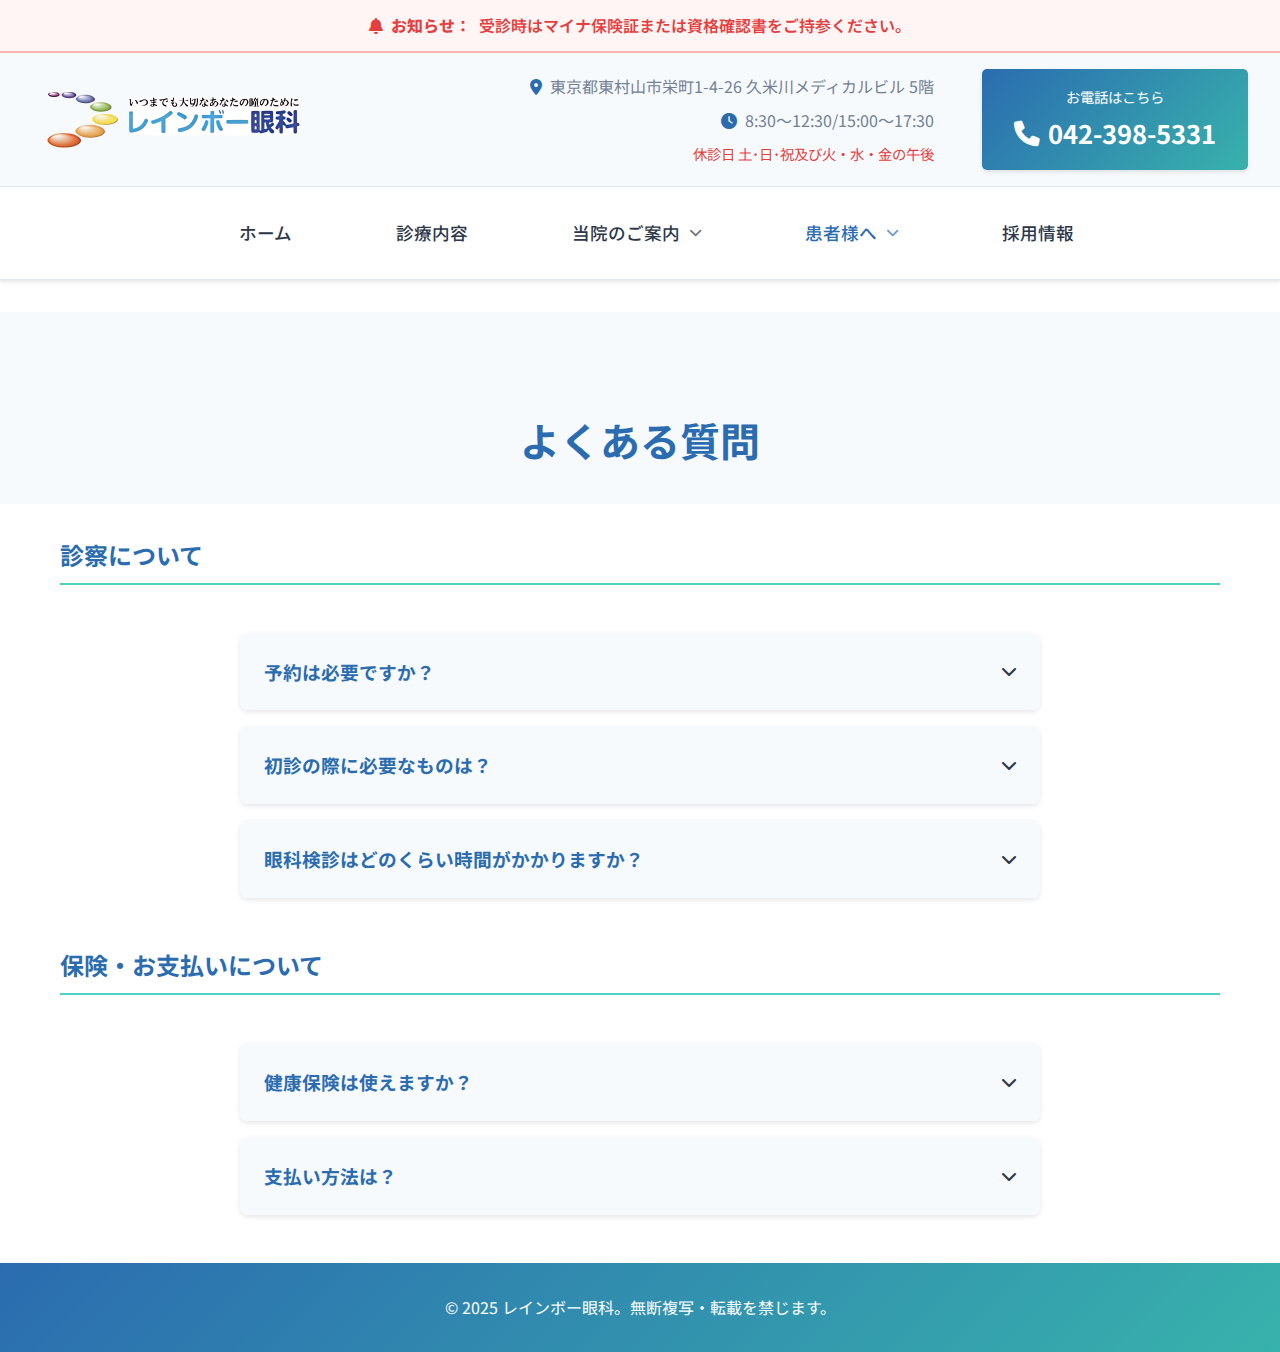
<file: faq.html>
<!DOCTYPE html>
<html lang="ja">
<head>
    <meta charset="UTF-8">
    <meta name="viewport" content="width=device-width, initial-scale=1.0">
    <title>よくある質問 - レインボー眼科</title>
    <link rel="stylesheet" href="styles.css">
    <link rel="stylesheet" href="https://cdnjs.cloudflare.com/ajax/libs/font-awesome/6.0.0/css/all.min.css">
    <link href="https://fonts.googleapis.com/css2?family=Noto+Sans+JP:wght@400;500;700&display=swap" rel="stylesheet">
</head>
<body>
    <div class="top-announcement-bar" role="alert" aria-live="assertive">
        <div class="container">
            <div class="bar-content">
                <span class="bar-text"><i class="fas fa-bell"></i> <strong>お知らせ：</strong> 受診時はマイナ保険証または資格確認書をご持参ください。</span>
            </div>
        </div>
    </div>
    <header class="site-header">
        <div class="header-top">
            <div class="header-info">
                <div class="header-logo">
                    <a href="index.html">
                        <img src="imgs/new_logo.png" alt="レインボー眼科" class="logo-image">
                    </a>
                </div>
                <div class="header-contact">
                    <div class="contact-details">
                        <div class="address">
                            <i class="fas fa-map-marker-alt"></i>
                            東京都東村山市栄町1-4-26 久米川メディカルビル 5階
                        </div>
                        <div class="hours">
                            <i class="fas fa-clock"></i>
                            8:30〜12:30/15:00〜17:30
                        </div>
                        <p class="closed-days">休診日 土･日･祝及び火・水・金の午後</p>
                    </div>
                    <a href="tel:042-398-5331" class="contact-tel">
                        <p class="tel-text">お電話はこちら</p>
                        <p class="tel-number">
                            <i class="fas fa-phone"></i>
                            042-398-5331
                        </p>
                    </a>
                </div>
            </div>
        </div>
        <div class="header-bottom">
            <div class="container">
                <button class="mobile-menu-toggle" aria-label="メニュー" aria-expanded="false">
                    <i class="fas fa-bars"></i>
                </button>
                <nav>
                    <ul>
                        <li><a href="index.html">ホーム</a></li>
                        <li><a href="about.html">診療内容</a></li>
                        <li class="dropdown">
                            <a href="javascript:void(0)" class="dropbtn">当院のご案内 <i class="fas fa-chevron-down"></i></a>
                            <div class="dropdown-content">
                                <a href="rooms.html">施設案内</a>
                                <a href="doctor.html">院長紹介</a>
                                <a href="access.html">アクセス</a>
                            </div>
                        </li>
                        <li class="dropdown active">
                            <a href="javascript:void(0)" class="dropbtn">患者様へ <i class="fas fa-chevron-down"></i></a>
                            <div class="dropdown-content">
                                <a href="faq.html">よくある質問</a>
                                <a href="contact-lens.html">コンタクト処方</a>
                            </div>
                        </li>
                        <li><a href="careers.html">採用情報</a></li>
                    </ul>
                </nav>
            </div>
        </div>
    </header>

    <main>
        <section class="page-header">
            <div class="container">
                <h2>よくある質問</h2>
            </div>
        </section>

        <section class="faq-section">
            <div class="container">
                <h3 class="section-title">診察について</h3>
                <div class="faq-list">
                    <div class="faq-item">
                        <div class="faq-question">
                            <h3>予約は必要ですか？</h3>
                            <i class="fas fa-chevron-down"></i>
                        </div>
                        <div class="faq-answer">
                            <p>当院では予約制は取っておりません。診療時間内であればいつでもご来院いただけます。ただし、混雑状況によっては多少お待ちいただく場合がございますので、ご了承ください。</p>
                        </div>
                    </div>

                    <div class="faq-item">
                        <div class="faq-question">
                            <h3>初診の際に必要なものは？</h3>
                            <i class="fas fa-chevron-down"></i>
                        </div>
                        <div class="faq-answer">
                            <p>以下のものをお持ちください：</p>
                            <ul>
                                <li>健康保険証（必須）</li>
                                <li>お持ちの方は診察券やお薬手帳</li>
                                <li>現在使用中の眼鏡やコンタクトレンズ</li>
                                <li>他の医療機関での眼科検査結果（お持ちの方）</li>
                            </ul>
                            <p>※マイナンバーカードの保険証利用登録がお済みでない方は、受付のカードリーダーで登録できます。</p>
                        </div>
                    </div>

                    <div class="faq-item">
                        <div class="faq-question">
                            <h3>眼科検診はどのくらい時間がかかりますか？</h3>
                            <i class="fas fa-chevron-down"></i>
                        </div>
                        <div class="faq-answer">
                            <p>検査の内容により所要時間が異なります：</p>
                            <ul>
                                <li>一般的な診察：10〜20分程度</li>
                            </ul>
                            <p>※混雑状況により待ち時間が変動する場合があります。検査後しばらく見えにくい状態が続く場合がありますので、車やバイク、自転車での来院はご遠慮ください。</p>
                        </div>
                    </div>
                </div>
            </div>
        </section>

        <section class="faq-section">
            <div class="container">
                <h3 class="section-title">保険・お支払いについて</h3>
                <div class="faq-list">
                    <div class="faq-item">
                        <div class="faq-question">
                            <h3>健康保険は使えますか？</h3>
                            <i class="fas fa-chevron-down"></i>
                        </div>
                        <div class="faq-answer">
                            <p>以下の保険を取り扱っています：</p>
                            <ul>
                                <li>国民健康保険</li>
                                <li>社会保険</li>
                                <li>後期高齢者医療保険</li>
                                <li>各種共済保険</li>
                            </ul>
                            <p>※コンタクトレンズ処方箋料、コンタクトレンズ代、特殊な眼鏡処方箋料などは保険適用外となります。</p>
                        </div>
                    </div>

                    <div class="faq-item">
                        <div class="faq-question">
                            <h3>支払い方法は？</h3>
                            <i class="fas fa-chevron-down"></i>
                        </div>
                        <div class="faq-answer">
                            <p>以下のお支払い方法に対応しています：</p>
                            <ul>
                                <li>現金</li>
                                <li>クレジットカード（VISA、MasterCard、JCB）</li>
                            </ul>
                            <p>※診療費は受診日当日にお支払いをお願いしています。</p>
                        </div>
                    </div>
                </div>
            </div>
        </section>
    </main>

    <footer>
        <div class="container">
            <p>© 2025 レインボー眼科。無断複写・転載を禁じます。</p>
        </div>
    </footer>

    <script src="script.js"></script>
</body>
</html>
</file>
<file: styles.css>
:root {
    /* Primary Colors */
    --primary-color: #2B6CB0;        /* Trustworthy blue */
    --primary-light: #4299E1;        /* Lighter blue for hover states */
    --primary-dark: #2C5282;         /* Darker blue for active states */
    
    /* Secondary Colors */
    --secondary-color: #38B2AC;      /* Teal for accents */
    --secondary-light: #4FD1C5;      /* Lighter teal */
    
    /* Neutral Colors */
    --text-color: #2D3748;           /* Dark gray for main text */
    --text-light: #718096;           /* Light gray for secondary text */
    --border-color: #E2E8F0;         /* Light gray for borders */
    --background-light: #F7FAFC;     /* Very light gray for backgrounds */
    --white: #FFFFFF;
    
    /* Accent Colors */
    --accent-color: #E53E3E;         /* Red for important notices */
    --accent-light: #FC8181;         /* Lighter red */
    
    /* Gradients */
    --primary-gradient: linear-gradient(135deg, var(--primary-color), var(--secondary-color));
    --header-gradient: linear-gradient(to right, var(--primary-dark), var(--primary-color));
}

/* Top announcement bar */
.top-announcement-bar {
    position: sticky;
    top: 0;
    left: 0;
    right: 0;
    z-index: 2000;
    background: #FFF5F5; /* light red */
    border-bottom: 2px solid #FEB2B2;
    color: var(--accent-color);
    font-size: 1rem;
    font-weight: 600;
}

.top-announcement-bar .bar-content {
    display: flex;
    align-items: center;
    justify-content: center;
    gap: 0.75rem;
    padding: 0.8rem 0;
}

.top-announcement-bar .bar-text {
    display: inline-flex;
    align-items: center;
    gap: 0.5rem;
}

.top-announcement-bar .bar-text i {
    color: var(--accent-color);
}

.top-announcement-bar .bar-text strong {
    font-weight: 800;
}

.top-announcement-bar .bar-close {
    background: transparent;
    border: none;
    color: inherit;
    cursor: pointer;
    padding: 0.25rem 0.4rem;
    border-radius: 4px;
}

.top-announcement-bar .bar-close:hover {
    background: rgba(0,0,0,0.05);
}

@media (max-width: 768px) {
    .top-announcement-bar .bar-content {
        /* Keep content in one line and hide overflow for marquee */
        overflow: hidden;
        justify-content: flex-start;
    }

    .top-announcement-bar .bar-text {
        display: inline-flex;
        white-space: nowrap;
        will-change: transform;
        animation: announcement-marquee 18s linear infinite;
    }
}

/* Respect users who prefer reduced motion */
@media (prefers-reduced-motion: reduce) {
    .top-announcement-bar .bar-text {
        animation: none !important;
    }
}

/* Simple marquee animation for the announcement text */
@keyframes announcement-marquee {
    0% { transform: translateX(100%); }
    100% { transform: translateX(-100%); }
}

* {
    margin: 0;
    padding: 0;
    box-sizing: border-box;
}

body {
    font-family: 'Noto Sans JP', sans-serif;
    line-height: 1.6;
    color: var(--text-color);
    padding-top: 0;
}

.container {
    max-width: 1200px;
    margin: 0 auto;
    padding: 0 20px;
}

/* Site Header */
.site-header {
    width: 100%;
    background: white;
    box-shadow: 0 2px 4px rgba(0,0,0,0.1);
    position: relative;
    z-index: 1000;
}

/* Main content area */
main {
    position: relative;
    z-index: 1;
    margin-top: 2rem;
}

/* Header Top Section */
.header-top {
    background-color: var(--background-light);
    padding: 1rem 0;
    border-bottom: 1px solid var(--border-color);
}

.header-info {
    width: 100%;
    max-width: 1400px;
    margin: 0 auto;
    display: flex;
    justify-content: space-between;
    align-items: center;
    padding: 0 2rem;
}

.header-logo {
    flex: 0 0 auto;
    max-width: 300px;
    width: 100%;
}

.header-logo img.logo-image {
    width: 100%;
    height: auto;
    max-height: min(15vh, 100px);
    min-height: 60px;
    object-fit: contain;
    display: block;
}

.header-logo .main {
    font-size: 2rem;
    font-weight: 700;
    margin-bottom: 0.2rem;
    background: var(--primary-gradient);
    -webkit-background-clip: text;
    background-clip: text;
    color: transparent;
}

.header-logo .sub {
    font-size: 1rem;
    color: var(--text-light);
    line-height: 1.4;
}

.header-contact {
    display: flex;
    gap: 3rem;
    align-items: center;
}

.contact-details {
    text-align: right;
}

.contact-details .address,
.contact-details .hours {
    font-size: 1rem;
    color: var(--text-light);
    margin-bottom: 0.5rem;
    display: flex;
    align-items: center;
    justify-content: flex-end;
    gap: 0.5rem;
}

.contact-details i {
    color: var(--primary-color);
}

.closed-days {
    font-size: 0.9rem;
    color: var(--accent-color);
}

.contact-tel {
    background: var(--primary-gradient);
    color: var(--white);
    padding: 1rem 2rem;
    border-radius: 5px;
    text-align: center;
    transition: all 0.3s ease;
    text-decoration: none;
    display: block;
    box-shadow: 0 2px 4px rgba(0,0,0,0.1);
}

.contact-tel:hover {
    transform: translateY(-2px);
    box-shadow: 0 4px 6px rgba(0,0,0,0.15);
}

.tel-text {
    font-size: 0.9rem;
    margin-bottom: 0.3rem;
}

.tel-number {
    font-size: 1.6rem;
    font-weight: 700;
    display: flex;
    align-items: center;
    justify-content: center;
    gap: 0.5rem;
}

/* Header Bottom Section */
.header-bottom {
    background-color: var(--white);
    border-bottom: 1px solid var(--border-color);
}

.header-bottom .container {
    max-width: 1400px;
    margin: 0 auto;
    display: flex;
    justify-content: center;
    align-items: center;
    padding: 1rem 2rem;
}

.header-bottom nav {
    flex: 1;
    display: flex;
    justify-content: center;
}

.header-bottom nav ul {
    display: flex;
    list-style: none;
    gap: 2.5rem;
    margin: 0;
    padding: 0;
    align-items: center;
    justify-content: center;
}

/* Mobile menu toggle (hamburger) */
.mobile-menu-toggle {
    display: none;
    background: transparent;
    border: none;
    color: var(--text-color);
    font-size: 1.6rem;
    cursor: pointer;
    padding: 0.5rem;
    border-radius: 6px;
}

.mobile-menu-toggle:focus {
    outline: 2px solid var(--primary-light);
    outline-offset: 2px;
}

.header-bottom nav ul li {
    position: relative;
    display: flex;
    align-items: center;
}

.header-bottom nav ul li a,
.header-bottom nav ul li .dropbtn {
    color: var(--text-color);
    text-decoration: none;
    font-size: 1.1rem;
    font-weight: 500;
    padding: 1rem;
    display: inline-flex;
    align-items: center;
    border-radius: 4px;
    transition: all 0.3s ease;
}

.header-bottom nav ul li a:hover,
.header-bottom nav ul li .dropbtn:hover,
.dropdown:hover .dropbtn {
    color: var(--primary-color);
    background-color: var(--background-light);
}

.header-bottom nav ul li.active > a,
.header-bottom nav ul li.active > .dropbtn {
    color: var(--primary-color);
}

.header-bottom nav ul li > a:hover,
.header-bottom nav ul li > .dropbtn:hover {
    color: var(--primary-color);
}

/* Dropdown specific styles */
.dropdown {
    position: relative;
    display: inline-block;
}

.dropdown-content {
    display: none;
    position: absolute;
    background-color: #fff;
    min-width: 200px;
    box-shadow: 0 2px 8px rgba(0,0,0,0.1);
    z-index: 1000;
    border-radius: 4px;
    margin-top: 0;
    opacity: 0;
    visibility: hidden;
    transform: translateY(-5px);
    transition: all 0.2s ease;
    overflow: hidden;
    left: 0;
    padding: 0.5rem 0;
    top: 100%;
}

.dropdown:hover .dropdown-content {
    display: block;
    opacity: 1;
    visibility: visible;
    transform: translateY(0);
}

.dropdown-content::before {
    display: none;
}

.dropdown-content a {
    color: var(--text-color);
    padding: 0.75rem 1.5rem;
    text-decoration: none;
    display: block;
    transition: all 0.2s ease;
    position: relative;
    z-index: 1;
    text-align: left;
    font-size: 0.95rem;
    font-weight: 500;
    width: 100%;
}

.dropdown-content a:hover {
    background-color: var(--background-light);
    color: var(--primary-color);
}

.dropbtn {
    display: inline-flex;
    align-items: center;
    gap: 6px;
    padding: 1rem;
    cursor: pointer;
    transition: all 0.3s ease;
    border-radius: 4px;
}

.dropbtn i {
    font-size: 0.8rem;
    transition: transform 0.3s ease;
    opacity: 0.7;
    margin-left: 4px;
}

.dropdown:hover .dropbtn i {
    transform: rotate(180deg);
}

/* Mobile Navigation */
@media screen and (max-width: 768px) {
    .header-bottom nav ul {
        flex-direction: column;
        gap: 0;
        width: 100%;
    }

    .header-bottom nav ul li {
        width: 100%;
    }

    .header-bottom nav a,
    .header-bottom nav .dropbtn {
        padding: 1rem;
        width: 100%;
        justify-content: space-between;
    }

    .header-bottom nav a::after,
    .header-bottom nav .dropbtn::after {
        display: none;
    }
}

/* Responsive Design */
@media (max-width: 1200px) {
    .header-info {
        padding: 0 1rem;
    }

    .header-contact {
        gap: 2rem;
    }

    .header-bottom nav ul {
        gap: 2rem;
    }
}

@media (max-width: 1024px) {
    .header-info {
        flex-direction: column;
        text-align: center;
        gap: 1.5rem;
        padding: 1rem;
    }

    .header-contact {
        flex-direction: column;
        gap: 1rem;
    }

    .contact-details {
        text-align: center;
    }

    .contact-details .address,
    .contact-details .hours {
        justify-content: center;
    }

    .header-bottom nav ul {
        gap: 1.5rem;
    }
}

@media (max-width: 768px) {
    .header-bottom nav ul {
        display: none;
    }

    .header-bottom .container {
        flex-direction: column;
        gap: 1rem;
        align-items: stretch;
    }

    .mobile-menu-toggle {
        display: inline-flex;
        align-items: center;
        justify-content: center;
        align-self: flex-start;
    }

    /* Show nav when toggled open */
    .header-bottom.nav-open nav ul {
        display: flex;
        flex-direction: column;
        gap: 0;
        width: 100%;
    }

    /* Ensure clean mobile list layout */
    .header-bottom nav ul li { margin-left: 0; }
    .header-bottom nav a,
    .header-bottom nav .dropbtn {
        display: flex;
        white-space: nowrap;
    }
}

/* Header Styles */
header {
    background-color: var(--white);
    box-shadow: 0 2px 5px rgba(0,0,0,0.1);
    position: fixed;
    top: 0;
    width: 100%;
    z-index: 1000;
}

header .container {
    display: flex;
    justify-content: space-between;
    align-items: center;
    padding: 1rem 20px;
    position: relative;
}

.logo {
    flex: 1;
}

.logo h1 {
    background: var(--primary-gradient);
    -webkit-background-clip: text;
    background-clip: text;
    color: transparent;
    font-size: 2rem;
    margin-bottom: 0.2rem;
    font-weight: 700;
}

.logo .japanese {
    font-size: 1rem;
    color: var(--text-color);
    font-weight: 500;
}

/* Navigation */
nav ul {
    display: flex;
    list-style: none;
}

nav ul li {
    margin-left: 2rem;
}

nav ul li a {
    text-decoration: none;
    color: var(--primary-color);
    font-weight: 500;
    transition: color 0.3s ease;
}

nav ul li.active a {
    color: var(--secondary-color);
}

nav ul li a:hover {
    color: var(--primary-color);
}

/* Slideshow styles */
/* Hero photo (static image) */
.hero-photo {
    margin: 0 auto;
    max-width: 1000px;
    border-radius: 8px;
    overflow: hidden;
    box-shadow: 0 2px 5px rgba(0,0,0,0.08);
}

.hero-photo img {
    width: 100%;
    height: auto;
    display: block;
}

/* Update hero section to work with slideshow */
.hero {
    padding: 0;
    position: relative;
    background: none;
}

.hero .container {
    position: relative;
    z-index: 1;
    padding: 0;
}

.hero h2 {
    font-size: 2.5rem;
    color: var(--primary-color);
    margin-bottom: 1rem;
}

.hero p {
    font-size: 1.2rem;
    color: var(--text-color);
    max-width: 600px;
    margin: 0 auto;
}

/* Announcements Section */
.announcements {
    padding: 3rem 0;
    background-color: var(--background-light);
}

.announcement-grid {
    display: grid;
    grid-template-columns: repeat(auto-fit, minmax(300px, 1fr));
    gap: 2rem;
    margin-top: 2rem;
}

.announcement-card {
    background-color: var(--white);
    border-radius: 8px;
    padding: 1.5rem;
    box-shadow: 0 2px 5px rgba(0,0,0,0.1);
    display: flex;
    align-items: flex-start;
    gap: 1rem;
    transition: transform 0.3s ease;
}

.announcement-card:hover {
    transform: translateY(-5px);
}

.announcement-card.urgent {
    border-left: 6px solid var(--accent-color);
    background-color: #FFF5F5;
}

.announcement-icon {
    font-size: 2rem;
    color: var(--primary-color);
    flex-shrink: 0;
}

.announcement-content {
    flex: 1;
}

.announcement-content h3 {
    color: var(--primary-color);
    font-size: 1.2rem;
    margin-bottom: 0.5rem;
}

.announcement-content p {
    color: var(--text-color);
    font-size: 0.9rem;
    line-height: 1.5;
}

/* Contact Section */
.contact {
    padding: 4rem 0;
    background-color: var(--background-light);
}

.contact h3 {
    color: var(--primary-color);
    margin-bottom: 2rem;
    text-align: center;
}

.form-group {
    margin-bottom: 1.5rem;
}

.form-group label {
    display: block;
    margin-bottom: 0.5rem;
    color: var(--primary-color);
}

.form-group input,
.form-group textarea {
    width: 100%;
    padding: 0.8rem;
    border: 1px solid #ddd;
    border-radius: 4px;
    font-size: 1rem;
}

.form-group textarea {
    height: 150px;
    resize: vertical;
}

/* Update button styles to be more professional */
button[type="submit"] {
    background: var(--primary-gradient);
    color: var(--white);
    border: none;
    padding: 1rem 2rem;
    border-radius: 5px;
    cursor: pointer;
    transition: all 0.3s ease;
}

button[type="submit"]:hover {
    transform: translateY(-2px);
    box-shadow: 0 4px 6px rgba(0,0,0,0.15);
}

/* Footer */
footer {
    background: var(--primary-gradient);
    color: var(--white);
    padding: 2rem 0;
    text-align: center;
}

/* Doctor Introduction Section */
.doctor-intro {
    padding: 4rem 0;
    background-color: var(--white);
}

.doctor-content {
    display: flex;
    align-items: center;
    gap: 3rem;
}

.doctor-image {
    flex: 1;
    max-width: 400px;
}

.doctor-image img {
    width: 100%;
    border-radius: 8px;
    box-shadow: 0 4px 6px rgba(0, 0, 0, 0.1);
}

.doctor-info {
    flex: 2;
}

.doctor-info h3 {
    color: var(--primary-color);
    font-size: 1.8rem;
    margin-bottom: 1rem;
}

.doctor-info h4 {
    color: var(--secondary-color);
    font-size: 1.4rem;
    margin-bottom: 1.5rem;
}

.doctor-info p {
    color: var(--text-color);
    line-height: 1.8;
    margin-bottom: 1.5rem;
}

/* Responsive Design for Doctor Section */
@media (max-width: 768px) {
    .doctor-content {
        flex-direction: column;
        text-align: center;
    }

    .doctor-image {
        max-width: 300px;
        margin: 0 auto;
    }

    .doctor-info {
        text-align: center;
    }
}

/* Responsive Design */
@media (max-width: 768px) {
    header .container {
        flex-direction: column;
        text-align: center;
    }

    nav ul {
        margin-top: 1rem;
        flex-wrap: wrap;
        justify-content: center;
    }

    nav ul li {
        margin: 0.5rem;
    }

    .hero {
        padding: 6rem 0 3rem;
    }

    .hero h2 {
        font-size: 2rem;
    }

    .access-grid {
        grid-template-columns: 1fr;
    }

    .info-grid {
        grid-template-columns: 1fr;
    }

    .page-header {
        padding: 5rem 0 2rem;
    }

    .hero-photo { max-width: 100%; border-radius: 0; box-shadow: none; }
}

/* Page Header */
.page-header {
    background-color: var(--background-light);
    padding: 6rem 0 2rem;
    text-align: center;
}

.page-header h2 {
    color: var(--primary-color);
    font-size: 2.5rem;
}

/* Clinic Info Section */
.info-grid {
    display: grid;
    grid-template-columns: repeat(auto-fit, minmax(300px, 1fr));
    gap: 2rem;
    margin: 3rem 0;
}

.info-card {
    background: var(--white);
    padding: 2rem;
    border-radius: 8px;
    box-shadow: 0 2px 5px rgba(0,0,0,0.1);
    text-align: center;
}

.info-card i {
    font-size: 2.5rem;
    color: var(--secondary-color);
    margin-bottom: 1rem;
}

.info-card h3 {
    color: var(--primary-color);
    margin-bottom: 1rem;
}

/* Access Section */
.access-grid {
    display: grid;
    grid-template-columns: 1fr 1fr;
    gap: 3rem;
    margin: 3rem 0;
}

.access-details {
    display: flex;
    flex-direction: column;
    gap: 2rem;
}

.info-item {
    display: flex;
    align-items: flex-start;
    gap: 1rem;
}

.info-item i {
    font-size: 1.5rem;
    color: var(--secondary-color);
    margin-top: 0.3rem;
}

.info-item h3 {
    color: var(--primary-color);
    margin-bottom: 0.5rem;
}

.map-container {
    border-radius: 8px;
    overflow: hidden;
    box-shadow: 0 2px 5px rgba(0,0,0,0.1);
}

/* FAQ Section */
.faq-list {
    max-width: 800px;
    margin: 3rem auto;
}

.faq-item {
    background: var(--white);
    border-radius: 8px;
    margin-bottom: 1rem;
    box-shadow: 0 2px 5px rgba(0,0,0,0.1);
    overflow: hidden;
}

.faq-question {
    padding: 1.5rem;
    display: flex;
    justify-content: space-between;
    align-items: center;
    cursor: pointer;
    background: var(--background-light);
}

.faq-question i {
    transition: transform 0.3s ease;
}

.faq-question h3 {
    color: var(--primary-color);
    margin: 0;
}

.faq-answer {
    padding: 0;
    max-height: 0;
    overflow: hidden;
    transition: all 0.3s ease-in-out;
    background: var(--white);
}

.faq-answer.active {
    padding: 1.5rem;
    max-height: 1000px;
}

.faq-answer p {
    margin-bottom: 1rem;
}

.faq-answer ul {
    list-style-type: disc;
    margin-left: 1.5rem;
    margin-bottom: 1rem;
}

.faq-answer li {
    margin-bottom: 0.5rem;
}

/* Appointment Form */
.appointment-form {
    background-color: var(--background-light);
    padding: 4rem 0;
}

.appointment-form h3 {
    color: var(--primary-color);
    text-align: center;
    margin-bottom: 2rem;
}

/* Responsive Design */
@media (max-width: 768px) {
    .access-grid {
        grid-template-columns: 1fr;
    }

    .info-grid {
        grid-template-columns: 1fr;
    }

    .page-header {
        padding: 5rem 0 2rem;
    }
}

/* Add smooth scroll behavior */
html {
    scroll-behavior: smooth;
}

/* Clinic Info Section */
.clinic-info-section {
    background-color: var(--background-light);
    padding: 3rem 0;
}

.clinic-info {
    max-width: 1000px;
    margin: 0 auto;
    background-color: var(--white);
    padding: 2rem;
    border-radius: 8px;
    box-shadow: 0 2px 5px rgba(0,0,0,0.1);
}

.clinic-name {
    font-size: 2rem;
    color: var(--primary-color);
    margin-bottom: 2rem;
    text-align: center;
    border-bottom: 2px solid var(--secondary-color);
    padding-bottom: 1rem;
}

.services {
    margin-bottom: 2rem;
}

.services h3 {
    color: var(--primary-color);
    margin: 1rem 0;
    display: flex;
    align-items: center;
    gap: 0.5rem;
}

.services i {
    color: var(--secondary-color);
    font-size: 1.5rem;
}

.service-list {
    list-style: none;
    padding: 0;
}

.service-list li {
    margin-bottom: 0.8rem;
    padding-left: 1.5rem;
    position: relative;
    line-height: 1.6;
}

.important-notice {
    background-color: #fff8f8;
    border: 1px solid #ffebeb;
    border-radius: 8px;
    padding: 1.5rem;
    margin: 2rem 0;
    display: flex;
    gap: 1rem;
}

.important-notice i {
    color: var(--accent-color);
    font-size: 2rem;
    flex-shrink: 0;
}

.notice-content h3 {
    color: var(--accent-color);
    margin-bottom: 1rem;
}

.notice-content ul {
    list-style: none;
    padding: 0;
}

.notice-content li {
    margin-bottom: 0.8rem;
    line-height: 1.6;
}

.hours-table {
    margin-top: 2rem;
}

.hours-table h3 {
    color: var(--primary-color);
    margin-bottom: 1rem;
    text-align: center;
}

.opening-hours {
    width: 100%;
    border-collapse: collapse;
    margin: 1rem 0;
    background-color: var(--white);
    border-radius: 8px;
    overflow: hidden;
    box-shadow: 0 2px 5px rgba(0,0,0,0.1);
}

/* Responsive table wrapper */
.table-responsive {
    width: 100%;
    overflow-x: auto;
    -webkit-overflow-scrolling: touch;
}

.table-responsive::-webkit-scrollbar {
    height: 8px;
}

.table-responsive::-webkit-scrollbar-thumb {
    background: rgba(0,0,0,0.15);
    border-radius: 4px;
}

.opening-hours th, .opening-hours td {
    padding: 1rem;
    text-align: center;
    border: 1px solid var(--background-light);
}

.opening-hours th {
    background-color: var(--primary-color);
    color: var(--white);
}

.opening-hours td i.fa-circle {
    color: var(--secondary-color);
}

.opening-hours td i.fa-times {
    color: var(--accent-color);
}

.reception {
    text-align: center;
    color: var(--text-color);
    margin-top: 1rem;
    font-weight: bold;
}

@media (max-width: 768px) {
    .clinic-info {
        padding: 1rem;
    }

    .important-notice {
        flex-direction: column;
        text-align: center;
    }

    .opening-hours {
        font-size: 0.9rem;
    }

    .opening-hours th, .opening-hours td {
        padding: 0.5rem;
    }
}

/* Clinic Facilities Section */
.clinic-facilities {
    padding: 4rem 0;
    background-color: var(--white);
}

.facility-grid {
    display: grid;
    grid-template-columns: repeat(auto-fit, minmax(300px, 1fr));
    gap: 2rem;
    margin-top: 2rem;
}

.facility-card {
    background: var(--white);
    border-radius: 8px;
    overflow: hidden;
    box-shadow: 0 2px 5px rgba(0,0,0,0.1);
    transition: transform 0.3s ease;
}

.facility-card:hover {
    transform: translateY(-5px);
}

.facility-image {
    width: 100%;
    height: 200px;
    overflow: hidden;
}

.facility-image img {
    width: 100%;
    height: 100%;
    object-fit: cover;
}

.facility-content {
    padding: 1.5rem;
}

.facility-content h3 {
    color: var(--primary-color);
    margin-bottom: 0.5rem;
}

.facility-content p {
    color: var(--text-color);
    line-height: 1.6;
}

/* Clinic Features Section */
.clinic-features {
    padding: 4rem 0;
    background-color: var(--background-light);
}

.clinic-features h3 {
    text-align: center;
    color: var(--primary-color);
    margin-bottom: 3rem;
    font-size: 2rem;
}

.features-grid {
    display: grid;
    grid-template-columns: repeat(auto-fit, minmax(250px, 1fr));
    gap: 3rem;
}

.feature-item {
    text-align: center;
    padding: 2rem;
    background: var(--white);
    border-radius: 8px;
    box-shadow: 0 2px 5px rgba(0,0,0,0.1);
}

.feature-item i {
    font-size: 3rem;
    color: var(--secondary-color);
    margin-bottom: 1.5rem;
}

.feature-item h4 {
    color: var(--primary-color);
    margin-bottom: 1rem;
}

.feature-item p {
    color: var(--text-color);
    line-height: 1.6;
}

@media (max-width: 768px) {
    .facility-grid,
    .features-grid {
        grid-template-columns: 1fr;
    }

    .facility-card {
        max-width: 400px;
        margin: 0 auto;
    }
}

.sr-only {
    position: absolute;
    width: 1px;
    height: 1px;
    padding: 0;
    margin: -1px;
    overflow: hidden;
    clip: rect(0, 0, 0, 0);
    white-space: nowrap;
    border: 0;
}
/* Clinic Hours Page Specific Styles */
.clinic-hours {
    padding: 2rem 0;
    background-color: var(--white);
}

.clinic-hours .container {
    max-width: 1200px;
    margin: 0 auto;
}

/* Section titles */
.section-title {
    color: var(--primary-color);
    font-size: 1.5rem;
    margin-bottom: 2rem;
    padding-bottom: 0.5rem;
    border-bottom: 2px solid var(--secondary-light);
}

/* Hours table */
.opening-hours {
    width: 100%;
    border-collapse: collapse;
    margin-bottom: 4rem;
}

.opening-hours th {
    background: var(--primary-color);
    color: white;
    padding: 1rem 2rem;
    text-align: center;
}

.opening-hours th:first-child {
    text-align: left;
    width: 30%;
}

.opening-hours td {
    padding: 1rem;
    text-align: center;
    background: white;
}

.opening-hours i.fa-circle {
    color: var(--secondary-color);
    font-size: 0.8rem;
}

.opening-hours i.fa-times {
    color: var(--accent-color);
    font-size: 0.8rem;
}

/* Simple list styles */
.info-list {
    list-style: none;
    padding: 0;
    margin: 0 0 4rem 0;
}

.info-list li {
    margin-bottom: 1rem;
    line-height: 1.6;
}

.info-list li.highlight {
    color: var(--accent-color);
}

/* Staff Section Styles */
.staff-intro {
    padding: 60px 0;
    background-color: #f9f9f9;
}

.staff-intro h2 {
    text-align: center;
    margin-bottom: 40px;
    color: #333;
    font-size: 28px;
}

.staff-team-photo {
    margin: 0 auto 40px;
    max-width: 800px;
    border-radius: 12px;
    overflow: hidden;
    box-shadow: 0 4px 6px rgba(0, 0, 0, 0.1);
}

.staff-team-photo img {
    width: 100%;
    height: auto;
    display: block;
}

.staff-grid {
    display: grid;
    grid-template-columns: repeat(auto-fit, minmax(280px, 1fr));
    gap: 30px;
    margin-bottom: 40px;
}

.staff-member {
    background: white;
    padding: 25px;
    border-radius: 8px;
    box-shadow: 0 2px 4px rgba(0, 0, 0, 0.1);
}

.staff-role {
    font-size: 20px;
    font-weight: bold;
    color: #2c5282;
    margin-bottom: 15px;
    padding-bottom: 10px;
    border-bottom: 2px solid #e2e8f0;
}

.staff-member p {
    color: #4a5568;
    line-height: 1.6;
}

.staff-message {
    text-align: center;
    max-width: 800px;
    margin: 0 auto;
    padding: 20px;
}

.staff-message p {
    font-size: 16px;
    color: #4a5568;
    line-height: 1.8;
}

/* Responsive adjustments */
@media (max-width: 768px) {
    .staff-grid {
        grid-template-columns: 1fr;
    }
    
    .staff-intro {
        padding: 40px 20px;
    }
}

/* Contact Lens Styles */
.contact-lens-info {
    padding: 2rem 0;
}

.lens-types h4 {
    color: var(--primary-color);
    margin: 1.5rem 0 1rem;
    font-size: 1.1rem;
}

.lens-types ul {
    list-style-type: none;
    padding-left: 0;
}

.lens-types > ul {
    margin-bottom: 2rem;
}

.lens-types ul ul {
    padding-left: 1.5rem;
    margin: 0.5rem 0;
}

.lens-types li {
    margin-bottom: 0.5rem;
    line-height: 1.6;
}

.notice {
    color: var(--accent-color);
    margin-top: 1rem;
    font-size: 0.9rem;
    line-height: 1.6;
}

.section-title {
    color: var(--primary-color);
    font-size: 1.5rem;
    margin: 2rem 0;
    padding-bottom: 0.5rem;
    border-bottom: 2px solid var(--secondary-light);
}

@media (max-width: 768px) {
    .lens-types ul {
        padding-left: 1rem;
    }
    
    .lens-types ul ul {
        padding-left: 1rem;
    }
}

/* Dropdown Menu Styles */
.dropdown {
    position: relative;
    display: inline-block;
}

.dropdown-content {
    display: none;
    position: absolute;
    background-color: #fff;
    min-width: 200px;
    box-shadow: 0 2px 8px rgba(0,0,0,0.1);
    z-index: 1000;
    border-radius: 4px;
    margin-top: 0;
    opacity: 0;
    visibility: hidden;
    transform: translateY(-5px);
    transition: all 0.2s ease;
    overflow: hidden;
    left: 0;
    padding: 0.5rem 0;
    top: 100%;
}

.dropdown:hover .dropdown-content {
    display: block;
    opacity: 1;
    visibility: visible;
    transform: translateY(0);
}

.dropdown:hover .dropbtn {
    color: var(--primary-color);
    background-color: var(--background-light);
}

.dropdown-content::before {
    display: none;
}

.dropdown-content a {
    color: var(--text-color);
    padding: 0.75rem 1.5rem;
    text-decoration: none;
    display: block;
    transition: all 0.2s ease;
    position: relative;
    z-index: 1;
    text-align: left;
    font-size: 0.95rem;
    font-weight: 500;
    width: 100%;
}

.dropdown-content a:hover {
    background-color: var(--background-light);
    color: var(--primary-color);
}

.dropbtn {
    display: inline-flex;
    align-items: center;
    gap: 6px;
    padding: 1rem;
    cursor: pointer;
    transition: all 0.3s ease;
    border-radius: 4px;
}

.dropbtn i {
    font-size: 0.8rem;
    transition: transform 0.3s ease;
    opacity: 0.7;
    margin-left: 4px;
}

.dropdown:hover .dropbtn i {
    transform: rotate(180deg);
}

/* Mobile styles */
@media screen and (max-width: 768px) {
    .dropdown-content {
        position: static;
        box-shadow: none;
        background-color: var(--background-light);
        margin: 0;
        opacity: 0;
        max-height: 0;
        transform: none !important;
        visibility: visible;
        transition: all 0.2s ease-in-out;
        padding: 0;
        min-width: 100%;
        display: block;
    }

    .dropdown.active .dropdown-content {
        opacity: 1;
        max-height: 1000px;
        padding: 0.25rem 0 0.5rem;
    }

    .dropdown-content a {
        padding: 0.75rem 1.25rem 0.75rem 2rem;
        text-align: left;
        border-left: 3px solid transparent;
    }

    .dropdown-content a:hover {
        border-left: 3px solid var(--primary-color);
        background-color: rgba(0,0,0,0.03);
    }

    .dropbtn {
        width: 100%;
        justify-content: space-between;
        padding: 1rem;
    }
}
</file>
